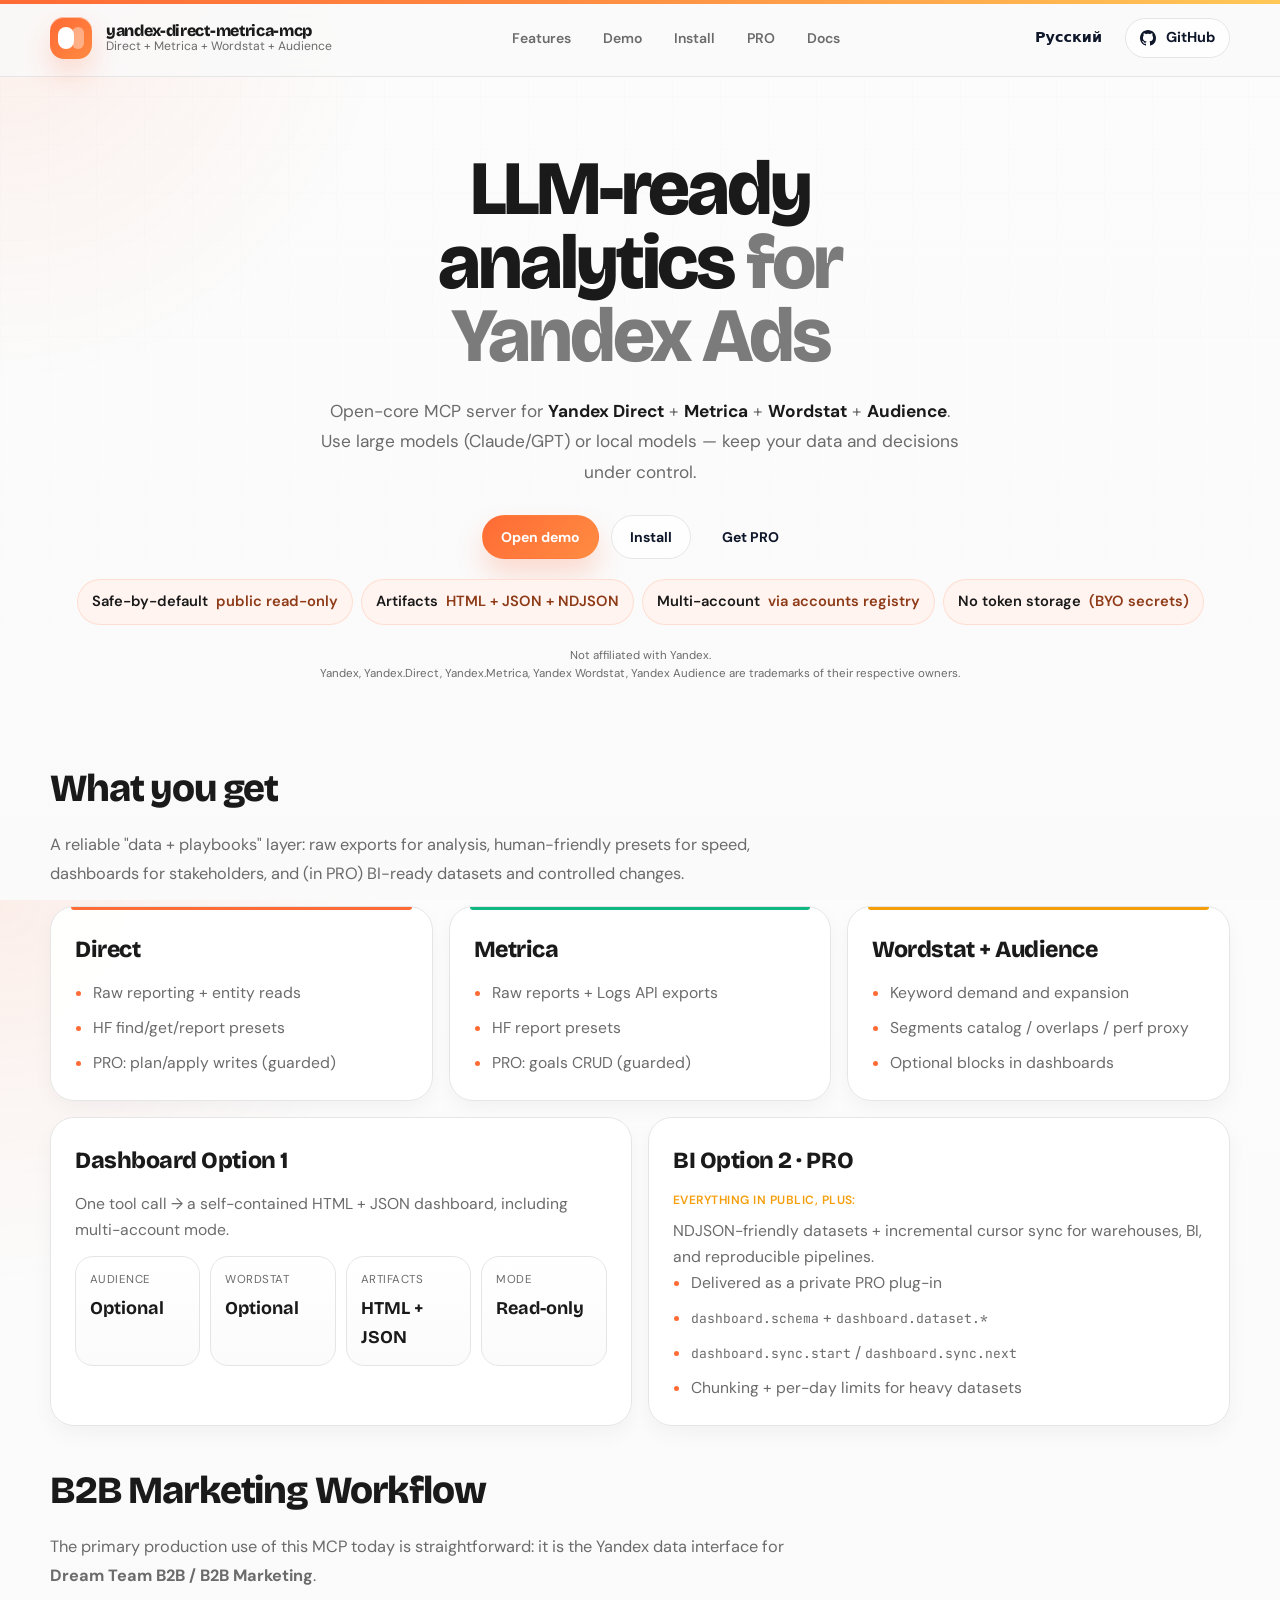
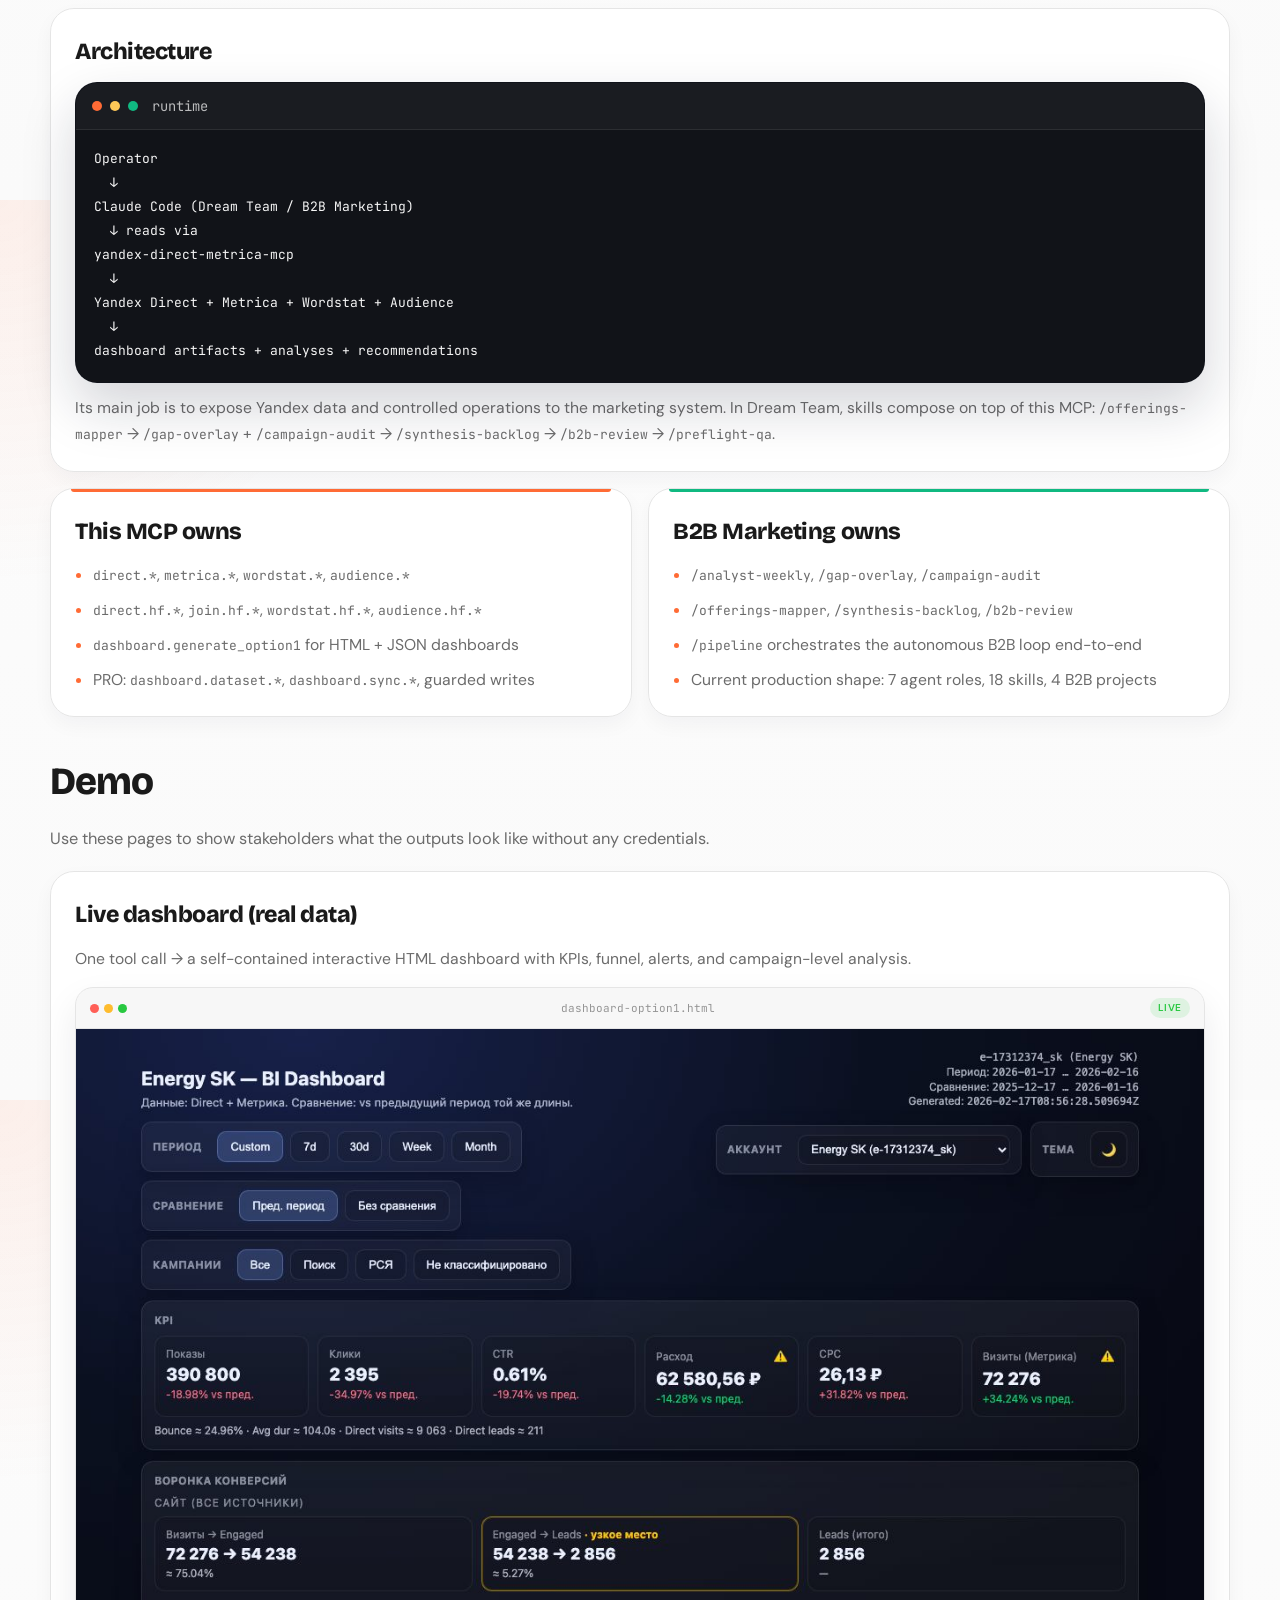
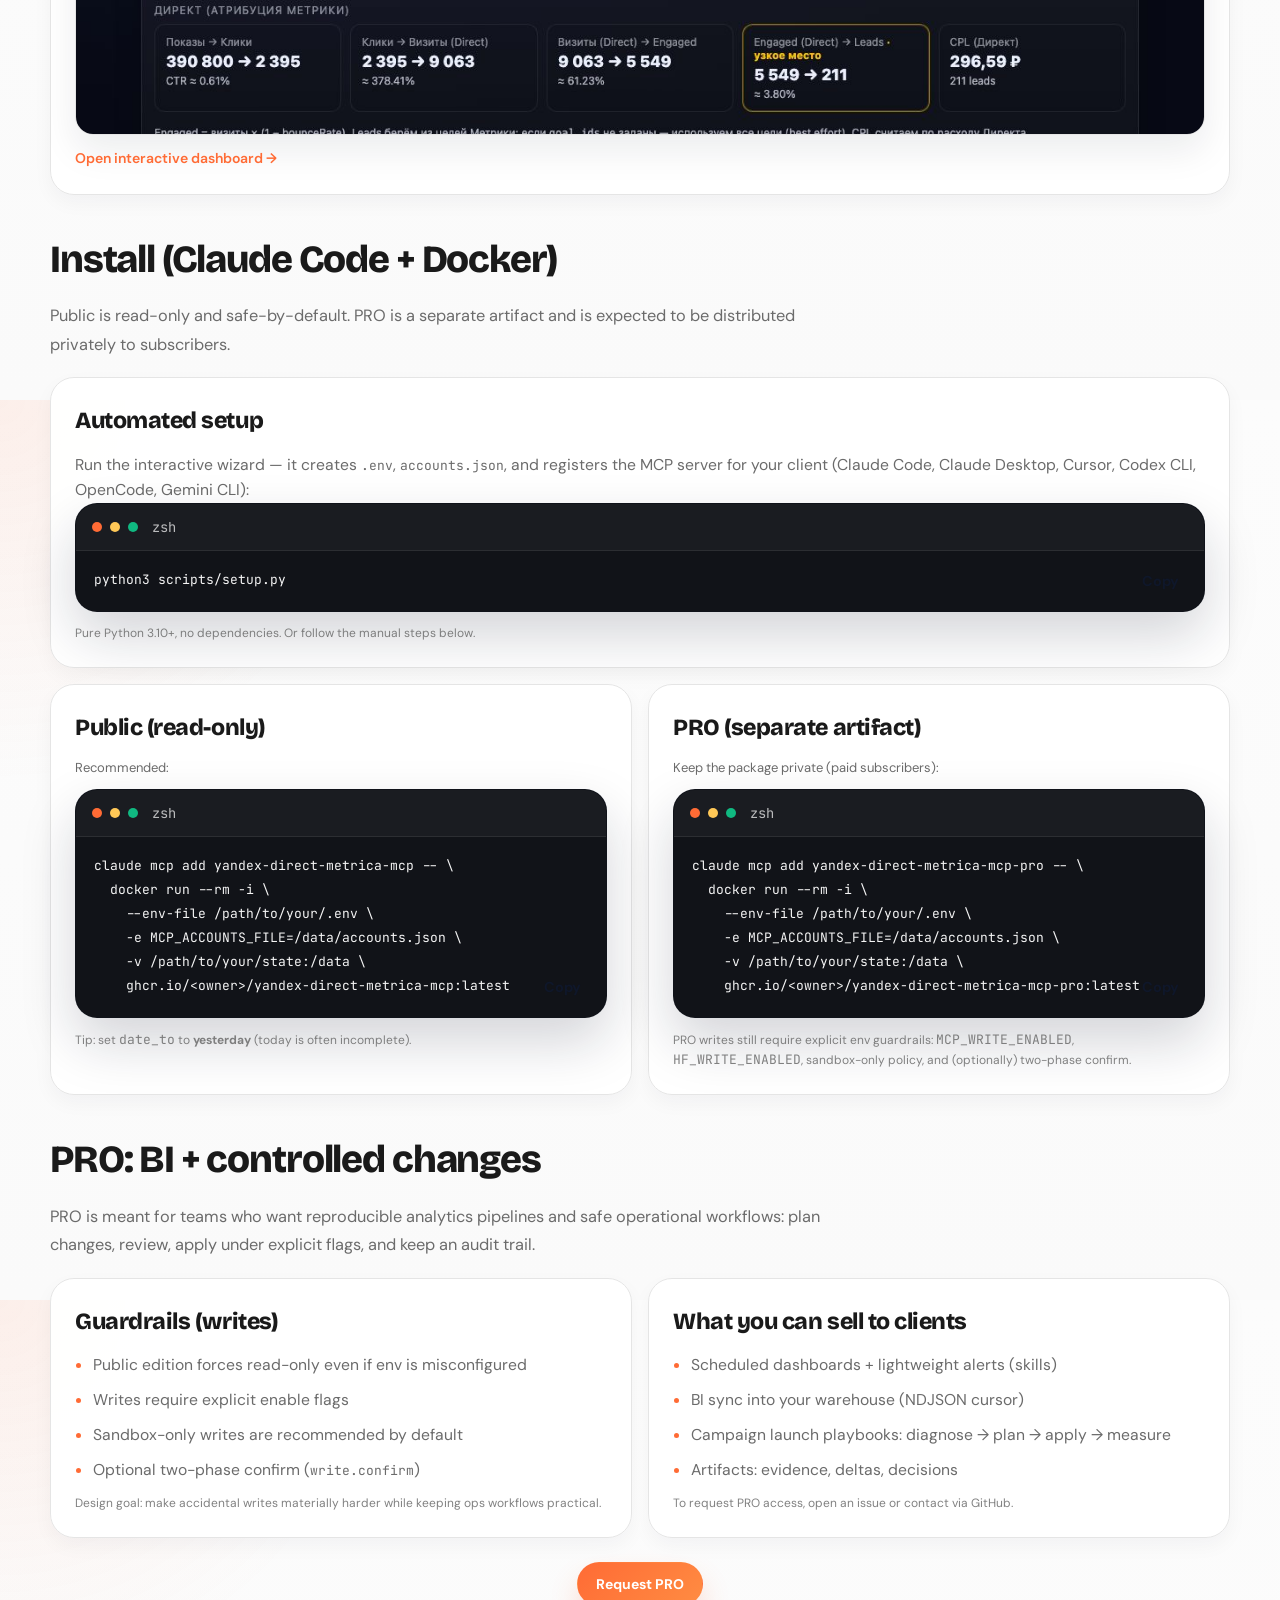
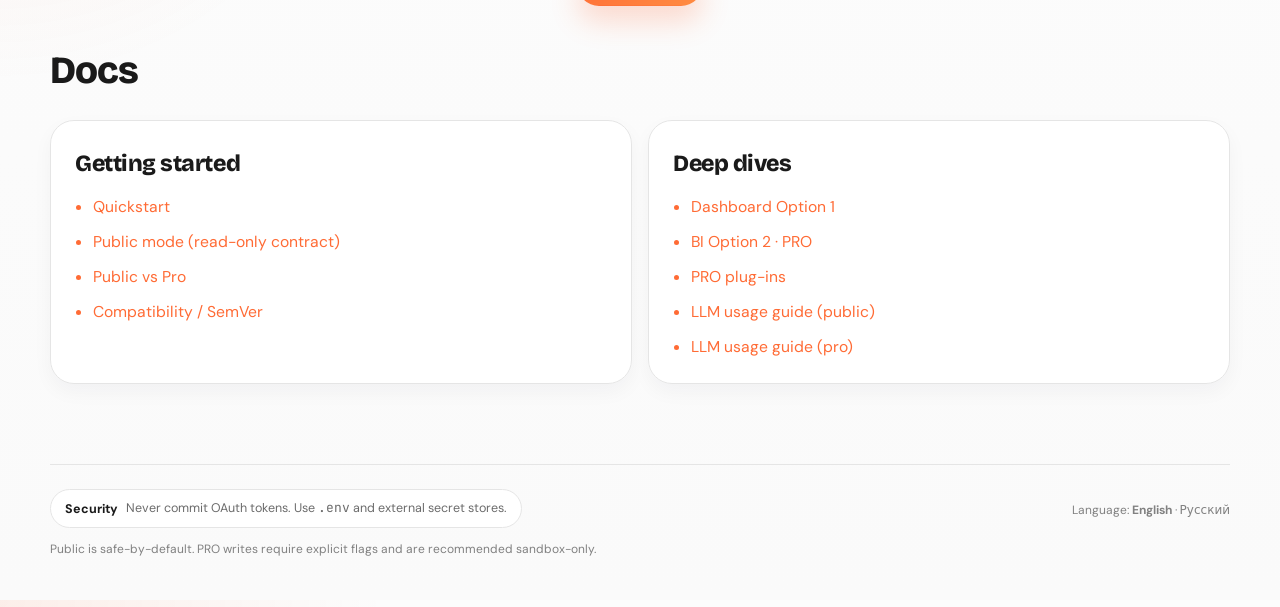
<file: docs/index.html>
<!doctype html>
<html lang="en">
  <head>
    <meta charset="utf-8" />
    <meta name="viewport" content="width=device-width,initial-scale=1" />
    <title>yandex-direct-metrica-mcp — LLM-ready analytics + controlled optimization for Yandex Ads</title>
    <meta
      name="description"
      content="Open-core MCP server for Yandex Direct + Metrica + Wordstat + Audience: raw exports, human-friendly tools, dashboards. Public is safe-by-default read-only; PRO adds BI datasets/sync and guarded plan/apply writes."
    />
    <link rel="canonical" href="https://georgy-agaev.github.io/yandex-direct-metrica-mcp/" />
    <meta property="og:title" content="yandex-direct-metrica-mcp" />
    <meta property="og:description" content="LLM-ready analytics + controlled optimization for Yandex Direct + Metrica." />
    <meta property="og:type" content="website" />
    <meta property="og:url" content="https://georgy-agaev.github.io/yandex-direct-metrica-mcp/" />
    <link rel="preconnect" href="https://fonts.googleapis.com" />
    <link rel="preconnect" href="https://fonts.gstatic.com" crossorigin />
    <link href="https://fonts.googleapis.com/css2?family=Bricolage+Grotesque:opsz,wght@12..96,400;12..96,700;12..96,800&family=DM+Sans:wght@400;500;600;700;800&family=JetBrains+Mono&display=swap" rel="stylesheet" />
    <link rel="icon" href="assets/icon.svg?v=20260205-1" type="image/svg+xml" />
    <link rel="stylesheet" href="style.css" />
  </head>
  <body>
    <div class="accent-bar" aria-hidden="true"></div>

    <nav class="nav">
      <div class="nav-inner">
        <a href="#" class="brand">
          <div class="logo" aria-hidden="true"></div>
          <div class="brand-text">
            <span class="brand-name">yandex-direct-metrica-mcp</span>
            <span class="brand-sub">Direct + Metrica + Wordstat + Audience</span>
          </div>
        </a>
        <div class="nav-links">
          <a href="#features">Features</a>
          <a href="#demo">Demo</a>
          <a href="#install">Install</a>
          <a href="#pro">PRO</a>
          <a href="#docs">Docs</a>
        </div>
        <div class="nav-actions">
          <a class="btn btn-ghost btn-sm" href="ru/">Русский</a>
          <a class="btn btn-outline btn-sm" href="https://github.com/georgy-agaev/yandex-direct-metrica-mcp">
            <svg class="gh-icon" viewBox="0 0 16 16" fill="currentColor"><path d="M8 0C3.58 0 0 3.58 0 8c0 3.54 2.29 6.53 5.47 7.59.4.07.55-.17.55-.38 0-.19-.01-.82-.01-1.49-2.01.37-2.53-.49-2.69-.94-.09-.23-.48-.94-.82-1.13-.28-.15-.68-.52-.01-.53.63-.01 1.08.58 1.23.82.72 1.21 1.87.87 2.33.66.07-.52.28-.87.51-1.07-1.78-.2-3.64-.89-3.64-3.95 0-.87.31-1.59.82-2.15-.08-.2-.36-1.02.08-2.12 0 0 .67-.21 2.2.82.64-.18 1.32-.27 2-.27.68 0 1.36.09 2 .27 1.53-1.04 2.2-.82 2.2-.82.44 1.1.16 1.92.08 2.12.51.56.82 1.27.82 2.15 0 3.07-1.87 3.75-3.65 3.95.29.25.54.73.54 1.48 0 1.07-.01 1.93-.01 2.2 0 .21.15.46.55.38A8.013 8.013 0 0016 8c0-4.42-3.58-8-8-8z"/></svg>
            GitHub
          </a>
          <button class="hamburger" aria-label="Menu" aria-expanded="false">
            <span></span><span></span><span></span>
          </button>
        </div>
      </div>
      <div class="mobile-menu" hidden>
        <a href="#features">Features</a>
        <a href="#demo">Demo</a>
        <a href="#install">Install</a>
        <a href="#pro">PRO</a>
        <a href="#docs">Docs</a>
        <div class="mobile-menu-footer">
          <a class="btn btn-ghost btn-sm" href="ru/">Русский</a>
          <a class="btn btn-outline btn-sm" href="https://github.com/georgy-agaev/yandex-direct-metrica-mcp">GitHub</a>
        </div>
      </div>
    </nav>

    <main class="wrap">
      <header class="hero">
        <h1 class="hero-title">LLM-ready analytics<span class="hero-title-dim"> for Yandex Ads</span></h1>
        <p class="hero-subtitle">
          Open-core MCP server for <b>Yandex Direct</b> + <b>Metrica</b> + <b>Wordstat</b> + <b>Audience</b>.<br>
          Use large models (Claude/GPT) or local models — keep your data and decisions under control.
        </p>
        <div class="hero-actions">
          <a class="btn btn-primary" href="#demo">Open demo</a>
          <a class="btn btn-outline" href="#install">Install</a>
          <a class="btn btn-ghost" href="#pro">Get PRO</a>
        </div>
        <div class="pillrow" aria-label="Product highlights">
          <span class="pill"><b>Safe-by-default</b> public read-only</span>
          <span class="pill"><b>Artifacts</b> HTML + JSON + NDJSON</span>
          <span class="pill"><b>Multi-account</b> via accounts registry</span>
          <span class="pill"><b>No token storage</b> (BYO secrets)</span>
        </div>
        <p class="disclaimer">
          Not affiliated with Yandex.<br>
          Yandex, Yandex.Direct, Yandex.Metrica, Yandex Wordstat, Yandex Audience are trademarks of their respective owners.
        </p>
      </header>

      <section id="features" class="section reveal">
        <div class="section-header">
          <h2>What you get</h2>
          <p class="lead">
            A reliable "data + playbooks" layer: raw exports for analysis, human-friendly presets for speed,
            dashboards for stakeholders, and (in PRO) BI-ready datasets and controlled changes.
          </p>
        </div>
        <div class="grid">
          <div class="card col-4" data-accent="blue">
            <h3>Direct</h3>
            <ul class="list">
              <li>Raw reporting + entity reads</li>
              <li>HF find/get/report presets</li>
              <li>PRO: plan/apply writes (guarded)</li>
            </ul>
          </div>
          <div class="card col-4" data-accent="green">
            <h3>Metrica</h3>
            <ul class="list">
              <li>Raw reports + Logs API exports</li>
              <li>HF report presets</li>
              <li>PRO: goals CRUD (guarded)</li>
            </ul>
          </div>
          <div class="card col-4" data-accent="warm">
            <h3>Wordstat + Audience</h3>
            <ul class="list">
              <li>Keyword demand and expansion</li>
              <li>Segments catalog / overlaps / perf proxy</li>
              <li>Optional blocks in dashboards</li>
            </ul>
          </div>
          <div class="card col-6 soft">
            <h3>Dashboard Option 1</h3>
            <p class="muted">One tool call → a self-contained HTML + JSON dashboard, including multi-account mode.</p>
            <div class="kpi">
              <div class="item"><div class="label">Audience</div><div class="value">Optional</div></div>
              <div class="item"><div class="label">Wordstat</div><div class="value">Optional</div></div>
              <div class="item"><div class="label">Artifacts</div><div class="value">HTML + JSON</div></div>
              <div class="item"><div class="label">Mode</div><div class="value">Read-only</div></div>
            </div>
          </div>
          <div class="card col-6 soft">
            <h3>BI Option 2 · PRO</h3>
            <p class="muted tier-note">Everything in Public, plus:</p>
            <p class="muted">
              NDJSON-friendly datasets + incremental cursor sync for warehouses, BI, and reproducible pipelines.
            </p>
            <ul class="list">
              <li>Delivered as a private PRO plug-in</li>
              <li><code>dashboard.schema</code> + <code>dashboard.dataset.*</code></li>
              <li><code>dashboard.sync.start</code> / <code>dashboard.sync.next</code></li>
              <li>Chunking + per-day limits for heavy datasets</li>
            </ul>
          </div>
        </div>
      </section>

      <section class="section reveal">
        <div class="section-header">
          <h2>B2B Marketing Workflow</h2>
          <p class="lead">
            The primary production use of this MCP today is straightforward:
            it is the Yandex data interface for <b>Dream Team B2B / B2B Marketing</b>.
          </p>
        </div>
        <div class="grid">
          <div class="card col-12 soft">
            <h3>Architecture</h3>
            <div class="terminal">
              <div class="terminal-bar">
                <span class="terminal-dot"></span>
                <span class="terminal-dot"></span>
                <span class="terminal-dot"></span>
                <span class="terminal-label">runtime</span>
              </div>
              <pre><code>Operator
  ↓
Claude Code (Dream Team / B2B Marketing)
  ↓ reads via
yandex-direct-metrica-mcp
  ↓
Yandex Direct + Metrica + Wordstat + Audience
  ↓
dashboard artifacts + analyses + recommendations</code></pre>
            </div>
            <p class="muted" style="margin-top:.75rem">
              Its main job is to expose Yandex data and controlled operations to the marketing system.
              In Dream Team, skills compose on top of this MCP:
              <code>/offerings-mapper</code> → <code>/gap-overlay</code> + <code>/campaign-audit</code>
              → <code>/synthesis-backlog</code> → <code>/b2b-review</code> → <code>/preflight-qa</code>.
            </p>
          </div>

          <div class="card col-6" data-accent="blue">
            <h3>This MCP owns</h3>
            <ul class="list">
              <li><code>direct.*</code>, <code>metrica.*</code>, <code>wordstat.*</code>, <code>audience.*</code></li>
              <li><code>direct.hf.*</code>, <code>join.hf.*</code>, <code>wordstat.hf.*</code>, <code>audience.hf.*</code></li>
              <li><code>dashboard.generate_option1</code> for HTML + JSON dashboards</li>
              <li>PRO: <code>dashboard.dataset.*</code>, <code>dashboard.sync.*</code>, guarded writes</li>
            </ul>
          </div>

          <div class="card col-6" data-accent="green">
            <h3>B2B Marketing owns</h3>
            <ul class="list">
              <li><code>/analyst-weekly</code>, <code>/gap-overlay</code>, <code>/campaign-audit</code></li>
              <li><code>/offerings-mapper</code>, <code>/synthesis-backlog</code>, <code>/b2b-review</code></li>
              <li><code>/pipeline</code> orchestrates the autonomous B2B loop end-to-end</li>
              <li>Current production shape: 7 agent roles, 18 skills, 4 B2B projects</li>
            </ul>
          </div>
        </div>
      </section>

      <section id="demo" class="section reveal">
        <div class="section-header">
          <h2>Demo</h2>
          <p class="lead">Use these pages to show stakeholders what the outputs look like without any credentials.</p>
        </div>
        <div class="grid">
          <div class="card col-12">
            <h3>Live dashboard (real data)</h3>
            <p class="muted">One tool call → a self-contained interactive HTML dashboard with KPIs, funnel, alerts, and campaign-level analysis.</p>
            <a href="dashboard.html" class="dashboard-preview" target="_blank">
              <div class="browser-mockup browser-mockup--live">
                <div class="browser-chrome">
                  <div class="browser-dots"><span></span><span></span><span></span></div>
                  <div class="browser-url">dashboard-option1.html</div>
                  <span class="browser-badge">Live</span>
                </div>
                <div class="browser-body browser-body--img">
                  <img src="dashboard-preview.jpg" alt="BI Dashboard — KPIs, conversion funnel, alerts, campaign table" width="1280" height="800" loading="lazy" />
                </div>
              </div>
              <span class="preview-cta">Open interactive dashboard →</span>
            </a>
          </div>
        </div>
      </section>

      <section id="install" class="section reveal">
        <div class="section-header">
          <h2>Install (Claude Code + Docker)</h2>
          <p class="lead">
            Public is read-only and safe-by-default. PRO is a separate artifact and is expected to be distributed privately to subscribers.
          </p>
        </div>
        <div class="grid">
          <div class="card col-12 soft">
            <h3>Automated setup</h3>
            <p class="muted">
              Run the interactive wizard — it creates <code>.env</code>, <code>accounts.json</code>,
              and registers the MCP server for your client
              (Claude Code, Claude Desktop, Cursor, Codex CLI, OpenCode, Gemini CLI):
            </p>
            <div class="terminal">
              <div class="terminal-bar">
                <span class="terminal-dot"></span>
                <span class="terminal-dot"></span>
                <span class="terminal-dot"></span>
                <span class="terminal-label">zsh</span>
              </div>
              <pre data-copy><code>python3 scripts/setup.py</code></pre>
            </div>
            <p class="fine">Pure Python 3.10+, no dependencies. Or follow the manual steps below.</p>
          </div>
          <div class="card col-6">
            <h3>Public (read-only)</h3>
            <p class="hint">Recommended:</p>
            <div class="terminal">
              <div class="terminal-bar">
                <span class="terminal-dot"></span>
                <span class="terminal-dot"></span>
                <span class="terminal-dot"></span>
                <span class="terminal-label">zsh</span>
              </div>
              <pre data-copy><code>claude mcp add yandex-direct-metrica-mcp -- \
  docker run --rm -i \
    --env-file /path/to/your/.env \
    -e MCP_ACCOUNTS_FILE=/data/accounts.json \
    -v /path/to/your/state:/data \
    ghcr.io/&lt;owner&gt;/yandex-direct-metrica-mcp:latest</code></pre>
            </div>
            <p class="fine">Tip: set <code>date_to</code> to <b>yesterday</b> (today is often incomplete).</p>
          </div>
          <div class="card col-6">
            <h3>PRO (separate artifact)</h3>
            <p class="hint">Keep the package private (paid subscribers):</p>
            <div class="terminal">
              <div class="terminal-bar">
                <span class="terminal-dot"></span>
                <span class="terminal-dot"></span>
                <span class="terminal-dot"></span>
                <span class="terminal-label">zsh</span>
              </div>
              <pre data-copy><code>claude mcp add yandex-direct-metrica-mcp-pro -- \
  docker run --rm -i \
    --env-file /path/to/your/.env \
    -e MCP_ACCOUNTS_FILE=/data/accounts.json \
    -v /path/to/your/state:/data \
    ghcr.io/&lt;owner&gt;/yandex-direct-metrica-mcp-pro:latest</code></pre>
            </div>
            <p class="fine">
              PRO writes still require explicit env guardrails: <code>MCP_WRITE_ENABLED</code>, <code>HF_WRITE_ENABLED</code>, sandbox-only policy, and (optionally) two-phase confirm.
            </p>
          </div>
        </div>
      </section>

      <section id="pro" class="section reveal">
        <div class="section-header">
          <h2>PRO: BI + controlled changes</h2>
          <p class="lead">
            PRO is meant for teams who want reproducible analytics pipelines and safe operational workflows:
            plan changes, review, apply under explicit flags, and keep an audit trail.
          </p>
        </div>
        <div class="grid">
          <div class="card col-6">
            <h3>Guardrails (writes)</h3>
            <ul class="list">
              <li>Public edition forces read-only even if env is misconfigured</li>
              <li>Writes require explicit enable flags</li>
              <li>Sandbox-only writes are recommended by default</li>
              <li>Optional two-phase confirm (<code>write.confirm</code>)</li>
            </ul>
            <p class="fine">Design goal: make accidental writes materially harder while keeping ops workflows practical.</p>
          </div>
          <div class="card col-6">
            <h3>What you can sell to clients</h3>
            <ul class="list">
              <li>Scheduled dashboards + lightweight alerts (skills)</li>
              <li>BI sync into your warehouse (NDJSON cursor)</li>
              <li>Campaign launch playbooks: diagnose → plan → apply → measure</li>
              <li>Artifacts: evidence, deltas, decisions</li>
            </ul>
            <p class="fine">To request PRO access, open an issue or contact via GitHub.</p>
          </div>
        </div>
        <div class="section-actions">
          <a class="btn btn-primary" href="https://github.com/georgy-agaev/yandex-direct-metrica-mcp/issues/new">Request PRO</a>
        </div>
      </section>

      <section id="docs" class="section reveal">
        <div class="section-header">
          <h2>Docs</h2>
        </div>
        <div class="grid">
          <div class="card col-6">
            <h3>Getting started</h3>
            <ul class="list">
              <li><a href="quickstart.md">Quickstart</a></li>
              <li><a href="public-mode.md">Public mode (read-only contract)</a></li>
              <li><a href="public-vs-pro.md">Public vs Pro</a></li>
              <li><a href="compatibility-semver.md">Compatibility / SemVer</a></li>
            </ul>
          </div>
          <div class="card col-6">
            <h3>Deep dives</h3>
            <ul class="list">
              <li><a href="dashboard-option1.md">Dashboard Option 1</a></li>
              <li><a href="bi-option2-proposal-2026-02-03.md">BI Option 2 · PRO</a></li>
              <li><a href="pro-plugin.md">PRO plug-ins</a></li>
              <li><a href="llm-usage-guide-2026-02-03.md">LLM usage guide (public)</a></li>
              <li><a href="llm-usage-guide-pro-2026-02-03.md">LLM usage guide (pro)</a></li>
            </ul>
          </div>
        </div>
      </section>

      <footer class="footer">
        <div class="grid">
          <div class="col-8">
            <div class="tag"><b>Security</b><span>Never commit OAuth tokens. Use <code>.env</code> and external secret stores.</span></div>
            <p class="fine">Public is safe-by-default. PRO writes require explicit flags and are recommended sandbox-only.</p>
          </div>
          <div class="col-4" style="text-align:right">
            <p class="fine">Language: <b>English</b> · <a href="ru/">Русский</a></p>
          </div>
        </div>
      </footer>
    </main>

    <script src="site.js" defer></script>
  </body>
</html>
</file>
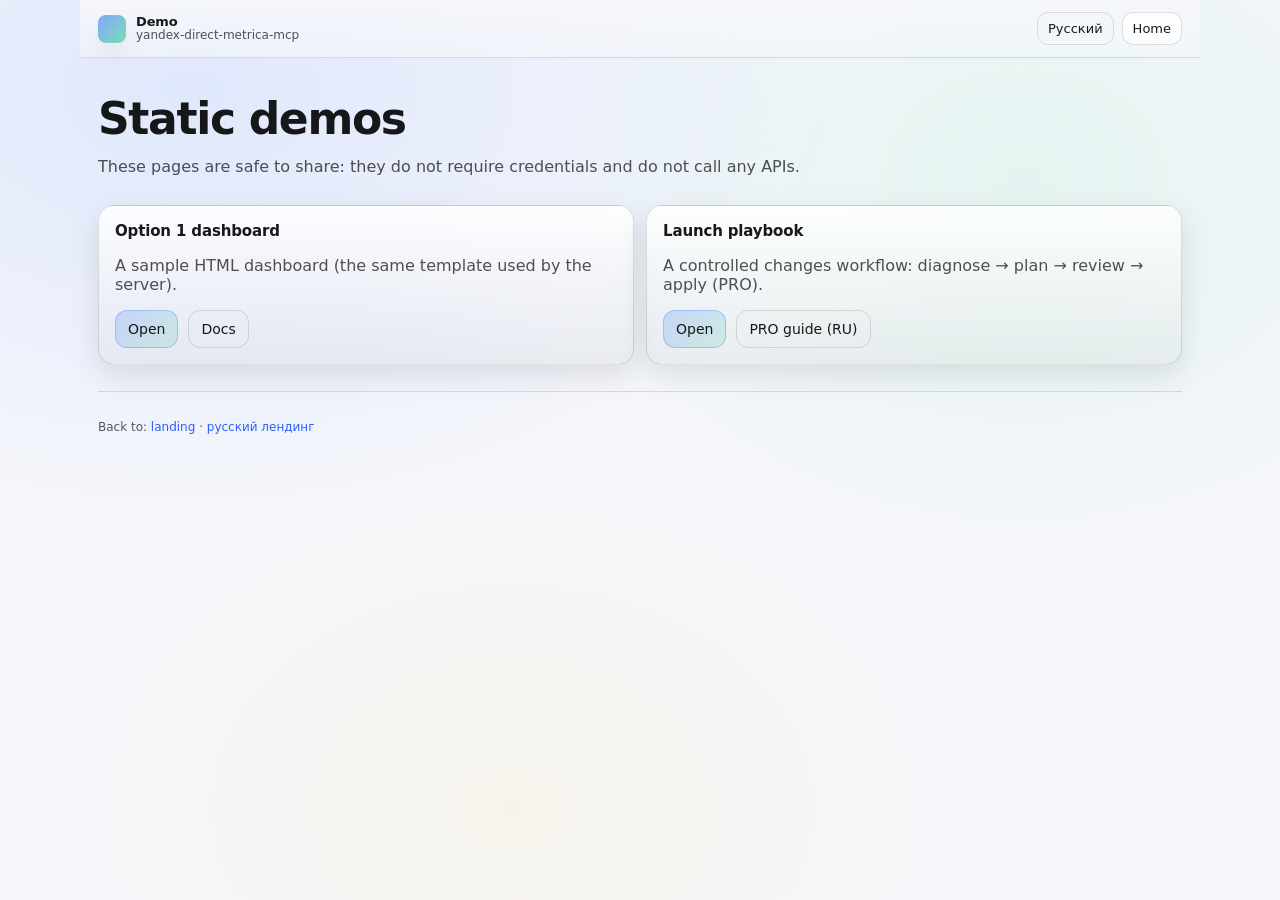
<file: docs/demo/index.html>
<!doctype html>
<html lang="en">
  <head>
    <meta charset="utf-8" />
    <meta name="viewport" content="width=device-width,initial-scale=1" />
    <title>Demos — yandex-direct-metrica-mcp</title>
    <meta name="description" content="Static demos for yandex-direct-metrica-mcp outputs: Option 1 dashboard and launch playbook." />
    <link rel="icon" href="../assets/icon.svg?v=20260205-1" type="image/svg+xml" />
    <link rel="stylesheet" href="../assets/style.css?v=20260205-1" />
  </head>
  <body>
    <main class="wrap">
      <div class="nav">
        <div class="nav-inner">
          <div class="brand">
            <div class="logo" aria-hidden="true"></div>
            <div class="brand-title">
              <b>Demo</b>
              <span>yandex-direct-metrica-mcp</span>
            </div>
          </div>
          <div class="nav-cta">
            <a class="btn small ghost" href="../ru/#demo">Русский</a>
            <a class="btn small" href="../index.html">Home</a>
          </div>
        </div>
      </div>

      <header class="hero">
        <h1>Static demos</h1>
        <p class="subtitle">These pages are safe to share: they do not require credentials and do not call any APIs.</p>
      </header>

      <section class="section">
        <div class="grid">
          <div class="card col-6">
            <h3>Option 1 dashboard</h3>
            <p class="muted">A sample HTML dashboard (the same template used by the server).</p>
            <div class="hero-actions">
              <a class="btn primary" href="dashboard-option1.html">Open</a>
              <a class="btn ghost" href="../dashboard-option1.md">Docs</a>
            </div>
          </div>
          <div class="card col-6">
            <h3>Launch playbook</h3>
            <p class="muted">A controlled changes workflow: diagnose → plan → review → apply (PRO).</p>
            <div class="hero-actions">
              <a class="btn primary" href="launch-playbook.html">Open</a>
              <a class="btn ghost" href="../ru/llm-usage-guide-pro-2026-02-03.md">PRO guide (RU)</a>
            </div>
          </div>
        </div>
      </section>

      <footer class="footer">
        <p class="fine">Back to: <a href="../index.html">landing</a> · <a href="../ru/">русский лендинг</a></p>
      </footer>
    </main>
    <script src="../assets/site.js?v=20260205-1" defer></script>
  </body>
</html>
</file>
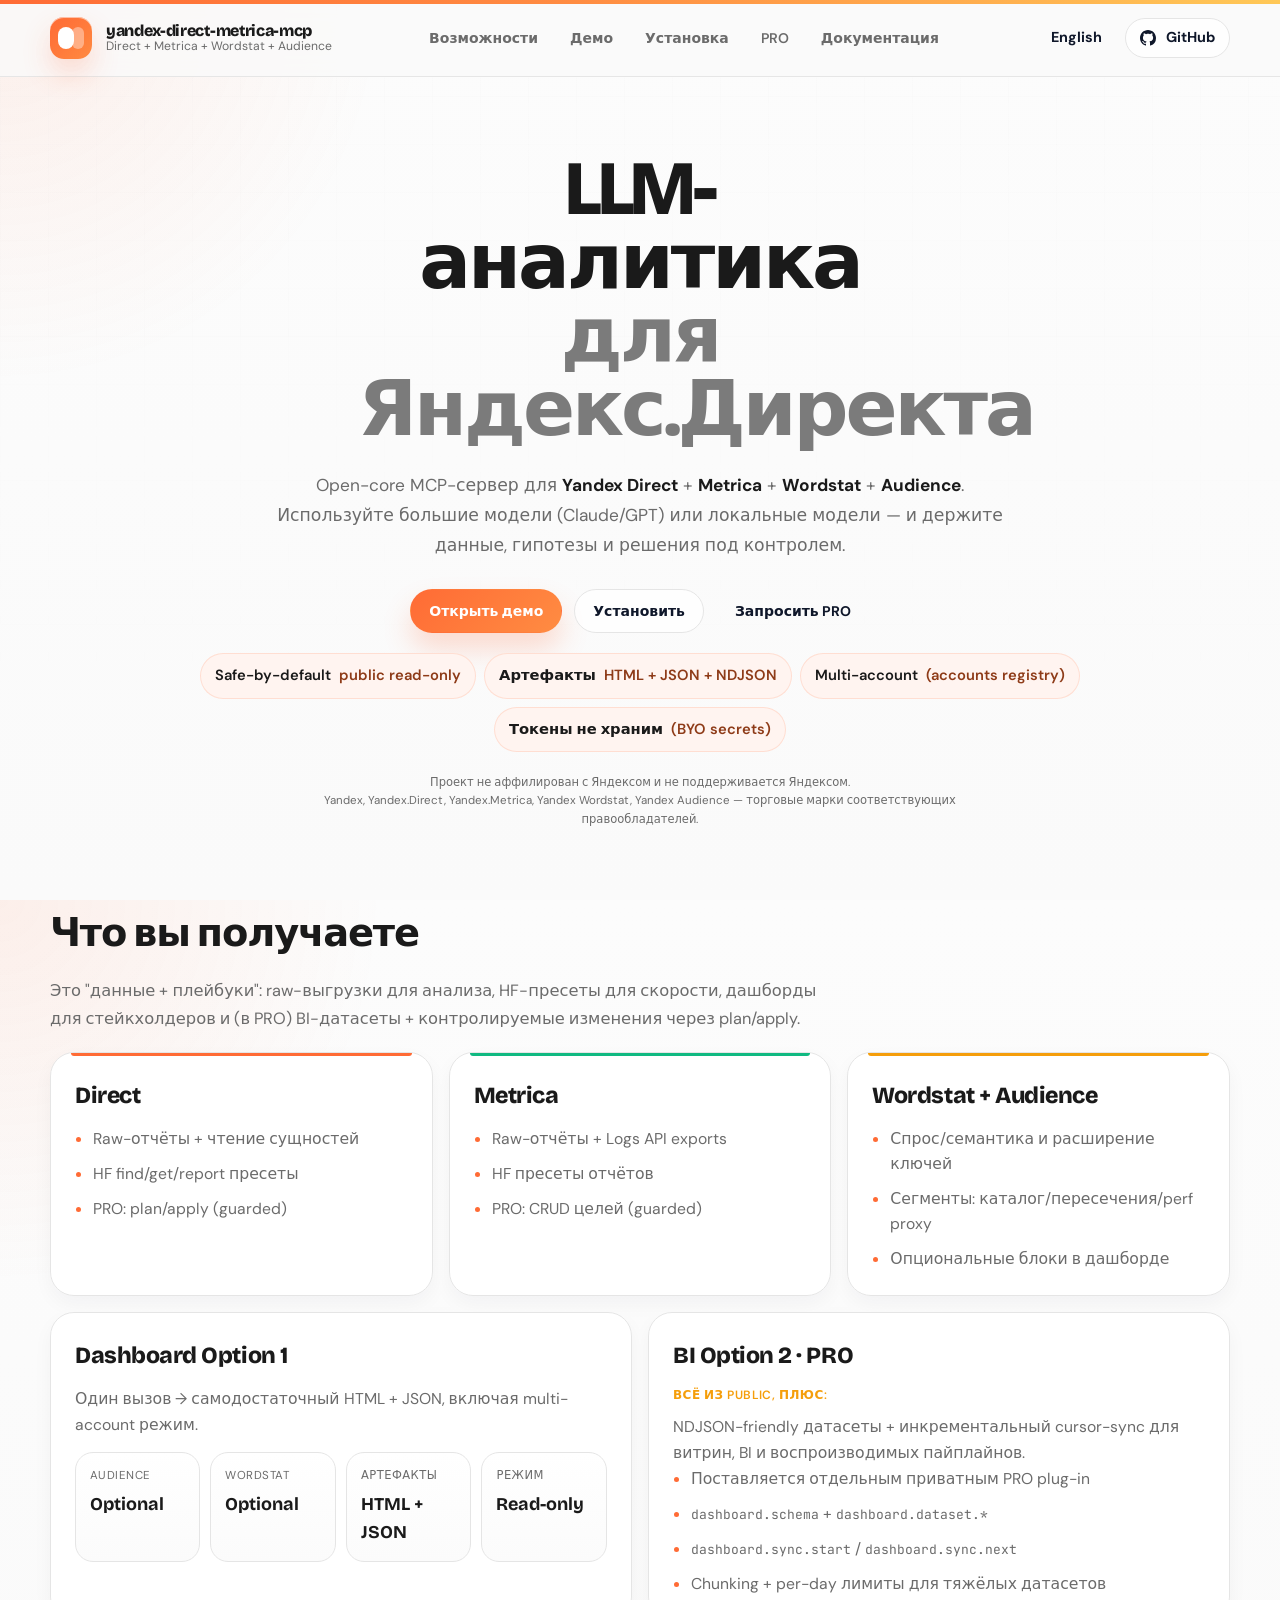
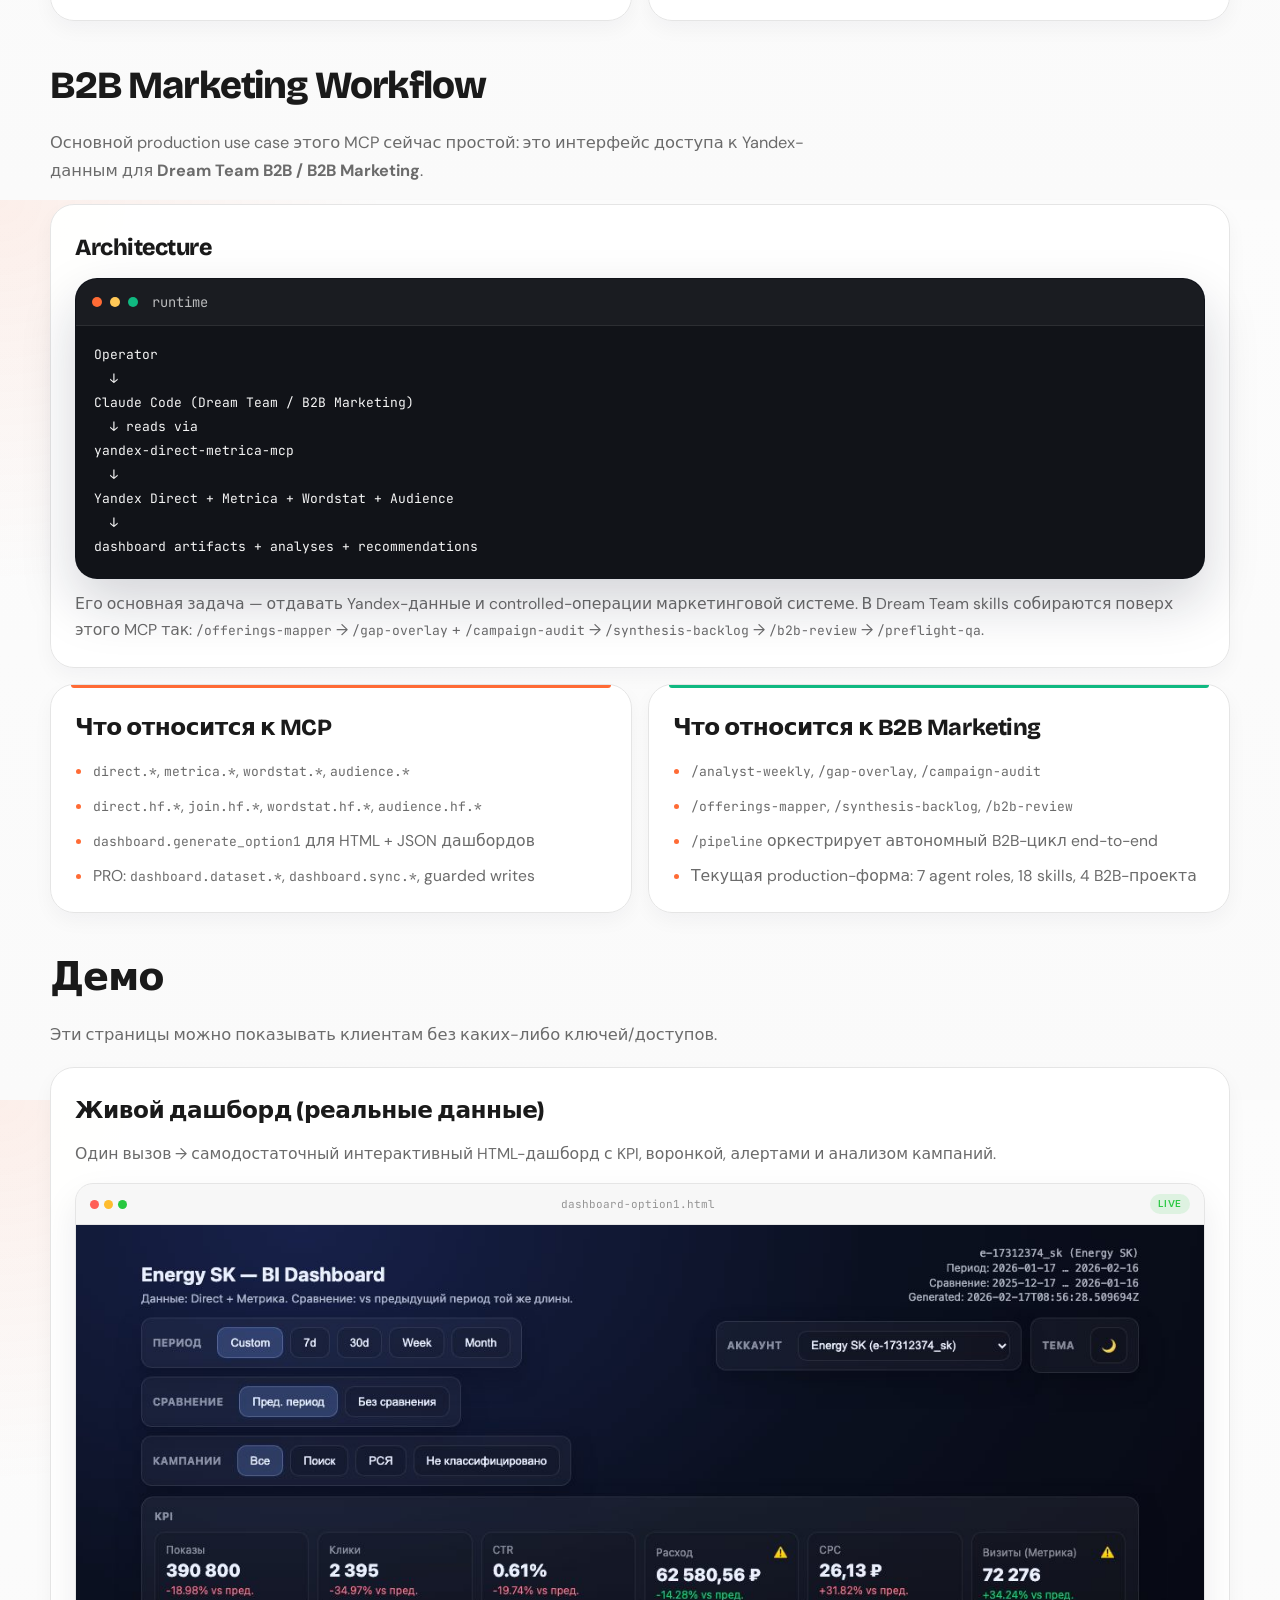
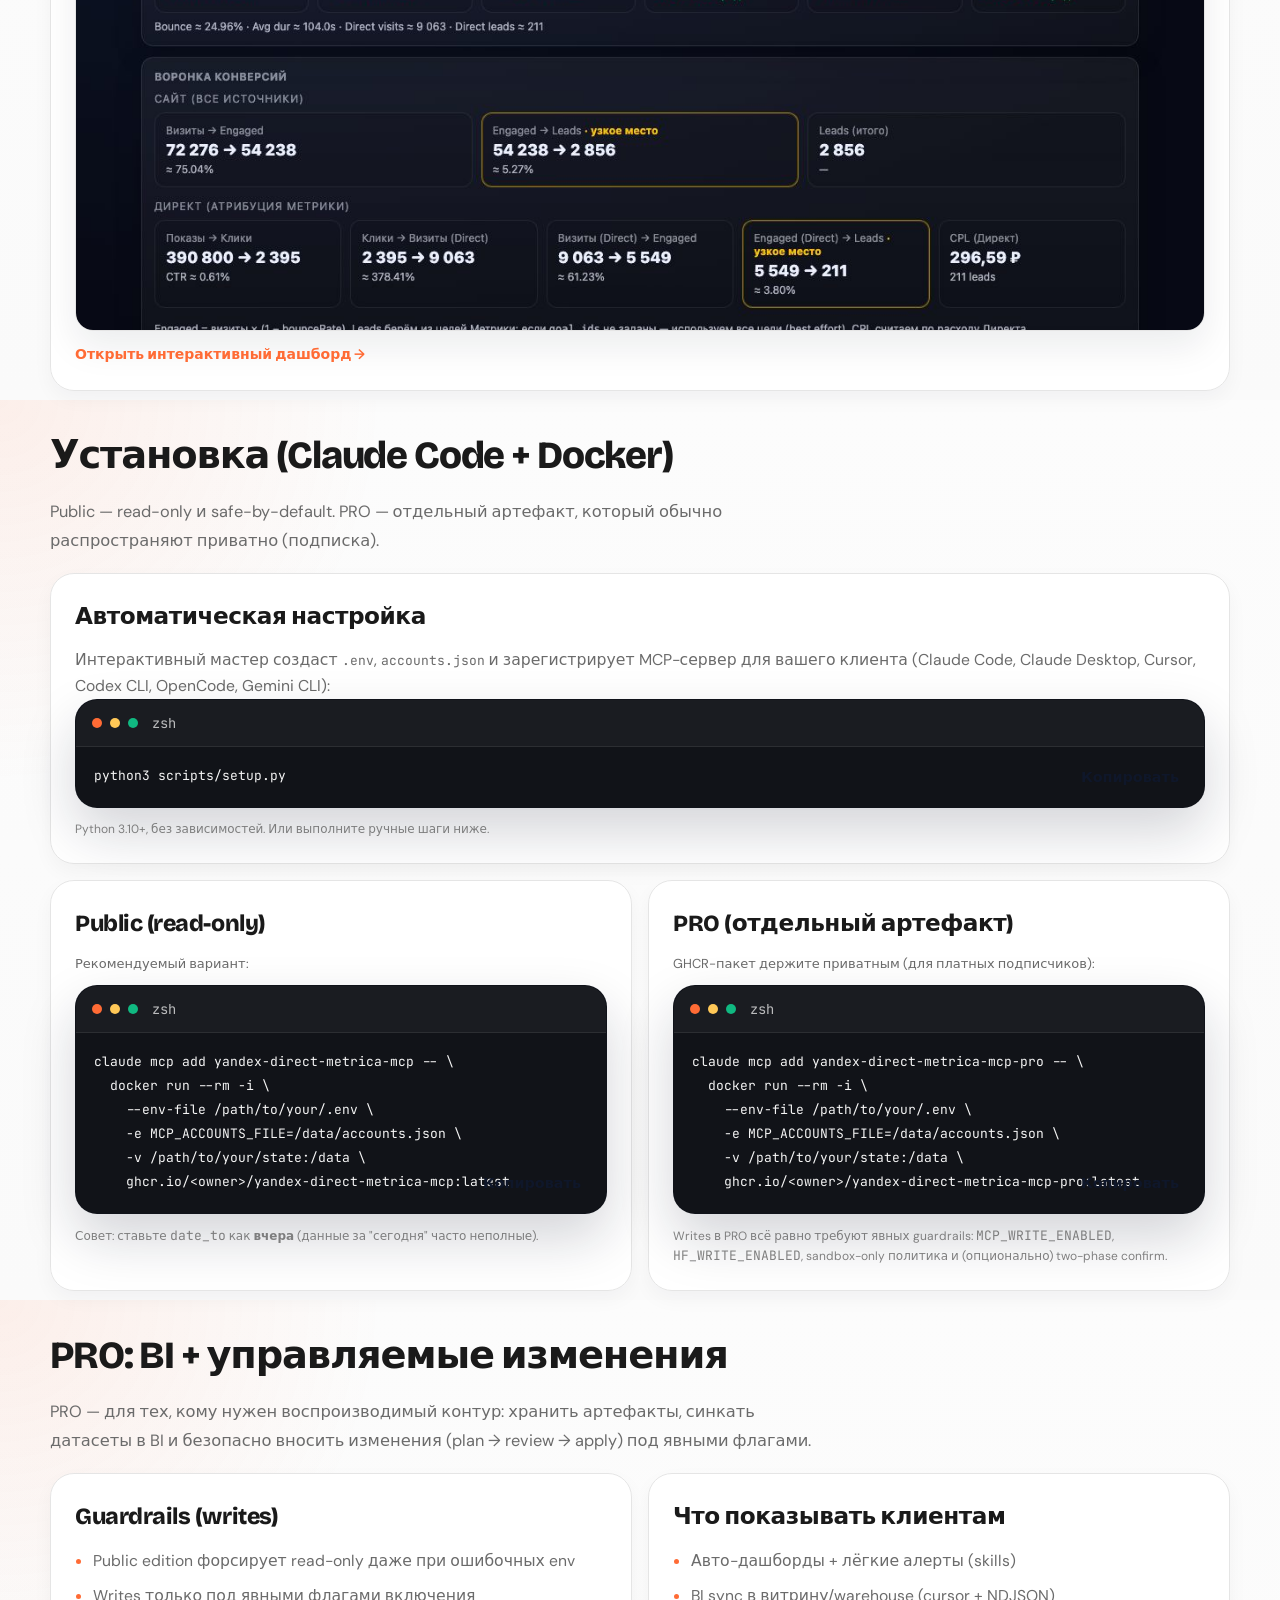
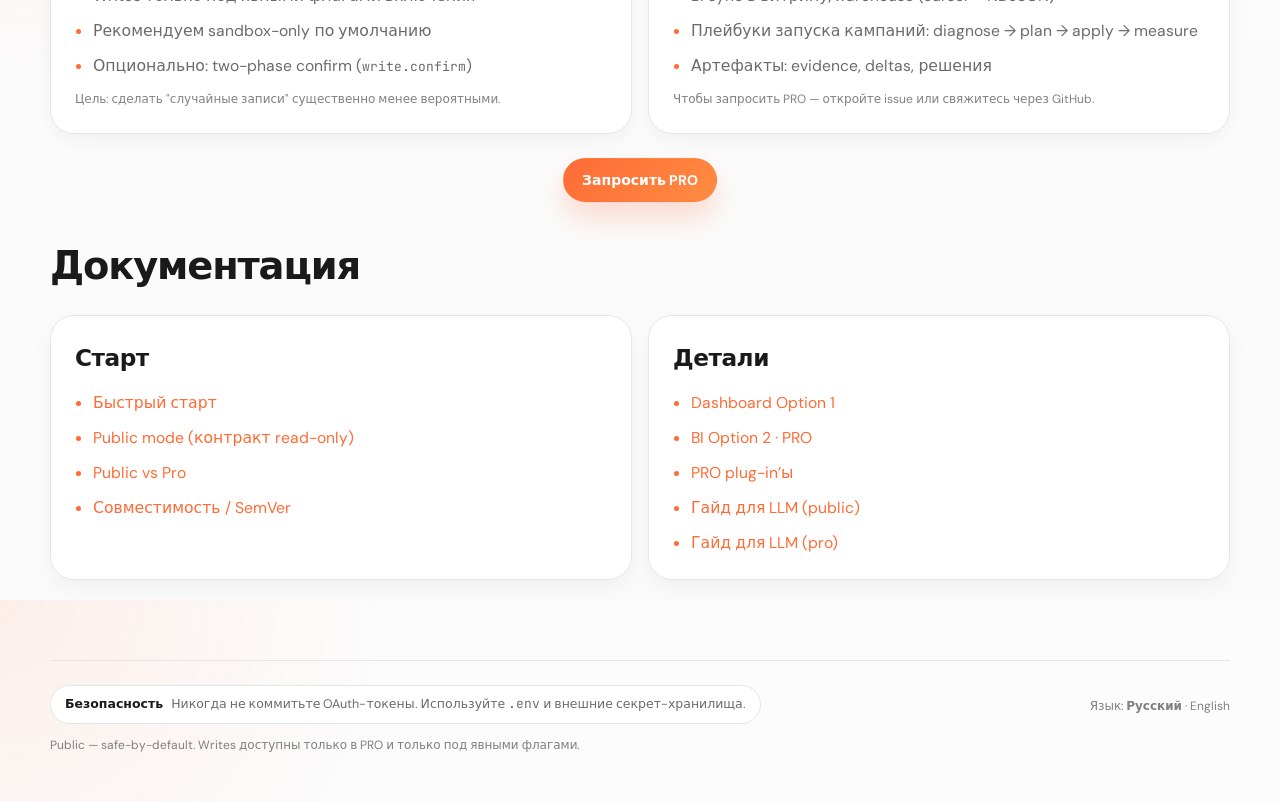
<file: docs/ru/index.html>
<!doctype html>
<html lang="ru">
  <head>
    <meta charset="utf-8" />
    <meta name="viewport" content="width=device-width,initial-scale=1" />
    <title>yandex-direct-metrica-mcp — LLM-аналитика и контролируемая оптимизация для Яндекс.Директа</title>
    <meta
      name="description"
      content="Open-core MCP-сервер для Yandex Direct + Metrica + Wordstat + Audience: raw-выгрузки, HF-инструменты, дашборды. Public — safe-by-default read-only. PRO — BI-датасеты/sync и управляемые изменения plan/apply."
    />
    <link rel="canonical" href="https://georgy-agaev.github.io/yandex-direct-metrica-mcp/ru/" />
    <meta property="og:title" content="yandex-direct-metrica-mcp" />
    <meta property="og:description" content="LLM-аналитика + plan/apply контур для Direct + Metrica." />
    <meta property="og:type" content="website" />
    <meta property="og:url" content="https://georgy-agaev.github.io/yandex-direct-metrica-mcp/ru/" />
    <link rel="preconnect" href="https://fonts.googleapis.com" />
    <link rel="preconnect" href="https://fonts.gstatic.com" crossorigin />
    <link href="https://fonts.googleapis.com/css2?family=Bricolage+Grotesque:opsz,wght@12..96,400;12..96,700;12..96,800&family=DM+Sans:wght@400;500;600;700;800&family=JetBrains+Mono&display=swap" rel="stylesheet" />
    <link rel="icon" href="../assets/icon.svg?v=20260205-1" type="image/svg+xml" />
    <link rel="stylesheet" href="../style.css" />
  </head>
  <body>
    <div class="accent-bar" aria-hidden="true"></div>

    <nav class="nav">
      <div class="nav-inner">
        <a href="#" class="brand">
          <div class="logo" aria-hidden="true"></div>
          <div class="brand-text">
            <span class="brand-name">yandex-direct-metrica-mcp</span>
            <span class="brand-sub">Direct + Metrica + Wordstat + Audience</span>
          </div>
        </a>
        <div class="nav-links">
          <a href="#features">Возможности</a>
          <a href="#demo">Демо</a>
          <a href="#install">Установка</a>
          <a href="#pro">PRO</a>
          <a href="#docs">Документация</a>
        </div>
        <div class="nav-actions">
          <a class="btn btn-ghost btn-sm" href="../">English</a>
          <a class="btn btn-outline btn-sm" href="https://github.com/georgy-agaev/yandex-direct-metrica-mcp">
            <svg class="gh-icon" viewBox="0 0 16 16" fill="currentColor"><path d="M8 0C3.58 0 0 3.58 0 8c0 3.54 2.29 6.53 5.47 7.59.4.07.55-.17.55-.38 0-.19-.01-.82-.01-1.49-2.01.37-2.53-.49-2.69-.94-.09-.23-.48-.94-.82-1.13-.28-.15-.68-.52-.01-.53.63-.01 1.08.58 1.23.82.72 1.21 1.87.87 2.33.66.07-.52.28-.87.51-1.07-1.78-.2-3.64-.89-3.64-3.95 0-.87.31-1.59.82-2.15-.08-.2-.36-1.02.08-2.12 0 0 .67-.21 2.2.82.64-.18 1.32-.27 2-.27.68 0 1.36.09 2 .27 1.53-1.04 2.2-.82 2.2-.82.44 1.1.16 1.92.08 2.12.51.56.82 1.27.82 2.15 0 3.07-1.87 3.75-3.65 3.95.29.25.54.73.54 1.48 0 1.07-.01 1.93-.01 2.2 0 .21.15.46.55.38A8.013 8.013 0 0016 8c0-4.42-3.58-8-8-8z"/></svg>
            GitHub
          </a>
          <button class="hamburger" aria-label="Menu" aria-expanded="false">
            <span></span><span></span><span></span>
          </button>
        </div>
      </div>
      <div class="mobile-menu" hidden>
        <a href="#features">Возможности</a>
        <a href="#demo">Демо</a>
        <a href="#install">Установка</a>
        <a href="#pro">PRO</a>
        <a href="#docs">Документация</a>
        <div class="mobile-menu-footer">
          <a class="btn btn-ghost btn-sm" href="../">English</a>
          <a class="btn btn-outline btn-sm" href="https://github.com/georgy-agaev/yandex-direct-metrica-mcp">GitHub</a>
        </div>
      </div>
    </nav>

    <main class="wrap">
      <header class="hero">
        <h1 class="hero-title">LLM-аналитика<span class="hero-title-dim"> для Яндекс.Директа</span></h1>
        <p class="hero-subtitle">
          Open-core MCP-сервер для <b>Yandex Direct</b> + <b>Metrica</b> + <b>Wordstat</b> + <b>Audience</b>.<br>
          Используйте большие модели (Claude/GPT) или локальные модели — и держите данные, гипотезы и решения под контролем.
        </p>
        <div class="hero-actions">
          <a class="btn btn-primary" href="#demo">Открыть демо</a>
          <a class="btn btn-outline" href="#install">Установить</a>
          <a class="btn btn-ghost" href="#pro">Запросить PRO</a>
        </div>
        <div class="pillrow" aria-label="Ключевые свойства">
          <span class="pill"><b>Safe-by-default</b> public read-only</span>
          <span class="pill"><b>Артефакты</b> HTML + JSON + NDJSON</span>
          <span class="pill"><b>Multi-account</b> (accounts registry)</span>
          <span class="pill"><b>Токены не храним</b> (BYO secrets)</span>
        </div>
        <p class="disclaimer">
          Проект не аффилирован с Яндексом и не поддерживается Яндексом.<br>
          Yandex, Yandex.Direct, Yandex.Metrica, Yandex Wordstat, Yandex Audience — торговые марки соответствующих правообладателей.
        </p>
      </header>

      <section id="features" class="section reveal">
        <div class="section-header">
          <h2>Что вы получаете</h2>
          <p class="lead">
            Это "данные + плейбуки": raw-выгрузки для анализа, HF-пресеты для скорости, дашборды для стейкхолдеров и (в PRO)
            BI-датасеты + контролируемые изменения через plan/apply.
          </p>
        </div>
        <div class="grid">
          <div class="card col-4" data-accent="blue">
            <h3>Direct</h3>
            <ul class="list">
              <li>Raw-отчёты + чтение сущностей</li>
              <li>HF find/get/report пресеты</li>
              <li>PRO: plan/apply (guarded)</li>
            </ul>
          </div>
          <div class="card col-4" data-accent="green">
            <h3>Metrica</h3>
            <ul class="list">
              <li>Raw-отчёты + Logs API exports</li>
              <li>HF пресеты отчётов</li>
              <li>PRO: CRUD целей (guarded)</li>
            </ul>
          </div>
          <div class="card col-4" data-accent="warm">
            <h3>Wordstat + Audience</h3>
            <ul class="list">
              <li>Спрос/семантика и расширение ключей</li>
              <li>Сегменты: каталог/пересечения/perf proxy</li>
              <li>Опциональные блоки в дашборде</li>
            </ul>
          </div>
          <div class="card col-6 soft">
            <h3>Dashboard Option 1</h3>
            <p class="muted">Один вызов → самодостаточный HTML + JSON, включая multi-account режим.</p>
            <div class="kpi">
              <div class="item"><div class="label">Audience</div><div class="value">Optional</div></div>
              <div class="item"><div class="label">Wordstat</div><div class="value">Optional</div></div>
              <div class="item"><div class="label">Артефакты</div><div class="value">HTML + JSON</div></div>
              <div class="item"><div class="label">Режим</div><div class="value">Read-only</div></div>
            </div>
          </div>
          <div class="card col-6 soft">
            <h3>BI Option 2 · PRO</h3>
            <p class="muted tier-note">Всё из Public, плюс:</p>
            <p class="muted">
              NDJSON-friendly датасеты + инкрементальный cursor-sync для витрин, BI и воспроизводимых пайплайнов.
            </p>
            <ul class="list">
              <li>Поставляется отдельным приватным PRO plug-in</li>
              <li><code>dashboard.schema</code> + <code>dashboard.dataset.*</code></li>
              <li><code>dashboard.sync.start</code> / <code>dashboard.sync.next</code></li>
              <li>Chunking + per-day лимиты для тяжёлых датасетов</li>
            </ul>
          </div>
        </div>
      </section>

      <section class="section reveal">
        <div class="section-header">
          <h2>B2B Marketing Workflow</h2>
          <p class="lead">
            Основной production use case этого MCP сейчас простой:
            это интерфейс доступа к Yandex-данным для <b>Dream Team B2B / B2B Marketing</b>.
          </p>
        </div>
        <div class="grid">
          <div class="card col-12 soft">
            <h3>Architecture</h3>
            <div class="terminal">
              <div class="terminal-bar">
                <span class="terminal-dot"></span>
                <span class="terminal-dot"></span>
                <span class="terminal-dot"></span>
                <span class="terminal-label">runtime</span>
              </div>
              <pre><code>Operator
  ↓
Claude Code (Dream Team / B2B Marketing)
  ↓ reads via
yandex-direct-metrica-mcp
  ↓
Yandex Direct + Metrica + Wordstat + Audience
  ↓
dashboard artifacts + analyses + recommendations</code></pre>
            </div>
            <p class="muted" style="margin-top:.75rem">
              Его основная задача — отдавать Yandex-данные и controlled-операции маркетинговой системе.
              В Dream Team skills собираются поверх этого MCP так:
              <code>/offerings-mapper</code> → <code>/gap-overlay</code> + <code>/campaign-audit</code>
              → <code>/synthesis-backlog</code> → <code>/b2b-review</code> → <code>/preflight-qa</code>.
            </p>
          </div>

          <div class="card col-6" data-accent="blue">
            <h3>Что относится к MCP</h3>
            <ul class="list">
              <li><code>direct.*</code>, <code>metrica.*</code>, <code>wordstat.*</code>, <code>audience.*</code></li>
              <li><code>direct.hf.*</code>, <code>join.hf.*</code>, <code>wordstat.hf.*</code>, <code>audience.hf.*</code></li>
              <li><code>dashboard.generate_option1</code> для HTML + JSON дашбордов</li>
              <li>PRO: <code>dashboard.dataset.*</code>, <code>dashboard.sync.*</code>, guarded writes</li>
            </ul>
          </div>

          <div class="card col-6" data-accent="green">
            <h3>Что относится к B2B Marketing</h3>
            <ul class="list">
              <li><code>/analyst-weekly</code>, <code>/gap-overlay</code>, <code>/campaign-audit</code></li>
              <li><code>/offerings-mapper</code>, <code>/synthesis-backlog</code>, <code>/b2b-review</code></li>
              <li><code>/pipeline</code> оркестрирует автономный B2B-цикл end-to-end</li>
              <li>Текущая production-форма: 7 agent roles, 18 skills, 4 B2B-проекта</li>
            </ul>
          </div>
        </div>
      </section>

      <section id="demo" class="section reveal">
        <div class="section-header">
          <h2>Демо</h2>
          <p class="lead">Эти страницы можно показывать клиентам без каких-либо ключей/доступов.</p>
        </div>
        <div class="grid">
          <div class="card col-12">
            <h3>Живой дашборд (реальные данные)</h3>
            <p class="muted">Один вызов → самодостаточный интерактивный HTML-дашборд с KPI, воронкой, алертами и анализом кампаний.</p>
            <a href="../dashboard.html" class="dashboard-preview" target="_blank">
              <div class="browser-mockup browser-mockup--live">
                <div class="browser-chrome">
                  <div class="browser-dots"><span></span><span></span><span></span></div>
                  <div class="browser-url">dashboard-option1.html</div>
                  <span class="browser-badge">Live</span>
                </div>
                <div class="browser-body browser-body--img">
                  <img src="../dashboard-preview.jpg" alt="BI Dashboard — KPI, воронка конверсий, алерты, таблица кампаний" width="1280" height="800" loading="lazy" />
                </div>
              </div>
              <span class="preview-cta">Открыть интерактивный дашборд →</span>
            </a>
          </div>
        </div>
      </section>

      <section id="install" class="section reveal">
        <div class="section-header">
          <h2>Установка (Claude Code + Docker)</h2>
          <p class="lead">
            Public — read-only и safe-by-default. PRO — отдельный артефакт, который обычно распространяют приватно (подписка).
          </p>
        </div>
        <div class="grid">
          <div class="card col-12 soft">
            <h3>Автоматическая настройка</h3>
            <p class="muted">
              Интерактивный мастер создаст <code>.env</code>, <code>accounts.json</code>
              и зарегистрирует MCP-сервер для вашего клиента
              (Claude Code, Claude Desktop, Cursor, Codex CLI, OpenCode, Gemini CLI):
            </p>
            <div class="terminal">
              <div class="terminal-bar">
                <span class="terminal-dot"></span>
                <span class="terminal-dot"></span>
                <span class="terminal-dot"></span>
                <span class="terminal-label">zsh</span>
              </div>
              <pre data-copy><code>python3 scripts/setup.py</code></pre>
            </div>
            <p class="fine">Python 3.10+, без зависимостей. Или выполните ручные шаги ниже.</p>
          </div>
          <div class="card col-6">
            <h3>Public (read-only)</h3>
            <p class="hint">Рекомендуемый вариант:</p>
            <div class="terminal">
              <div class="terminal-bar">
                <span class="terminal-dot"></span>
                <span class="terminal-dot"></span>
                <span class="terminal-dot"></span>
                <span class="terminal-label">zsh</span>
              </div>
              <pre data-copy><code>claude mcp add yandex-direct-metrica-mcp -- \
  docker run --rm -i \
    --env-file /path/to/your/.env \
    -e MCP_ACCOUNTS_FILE=/data/accounts.json \
    -v /path/to/your/state:/data \
    ghcr.io/&lt;owner&gt;/yandex-direct-metrica-mcp:latest</code></pre>
            </div>
            <p class="fine">Совет: ставьте <code>date_to</code> как <b>вчера</b> (данные за "сегодня" часто неполные).</p>
          </div>
          <div class="card col-6">
            <h3>PRO (отдельный артефакт)</h3>
            <p class="hint">GHCR-пакет держите приватным (для платных подписчиков):</p>
            <div class="terminal">
              <div class="terminal-bar">
                <span class="terminal-dot"></span>
                <span class="terminal-dot"></span>
                <span class="terminal-dot"></span>
                <span class="terminal-label">zsh</span>
              </div>
              <pre data-copy><code>claude mcp add yandex-direct-metrica-mcp-pro -- \
  docker run --rm -i \
    --env-file /path/to/your/.env \
    -e MCP_ACCOUNTS_FILE=/data/accounts.json \
    -v /path/to/your/state:/data \
    ghcr.io/&lt;owner&gt;/yandex-direct-metrica-mcp-pro:latest</code></pre>
            </div>
            <p class="fine">
              Writes в PRO всё равно требуют явных guardrails: <code>MCP_WRITE_ENABLED</code>, <code>HF_WRITE_ENABLED</code>, sandbox-only политика и (опционально) two-phase confirm.
            </p>
          </div>
        </div>
      </section>

      <section id="pro" class="section reveal">
        <div class="section-header">
          <h2>PRO: BI + управляемые изменения</h2>
          <p class="lead">
            PRO — для тех, кому нужен воспроизводимый контур: хранить артефакты, синкать датасеты в BI и безопасно вносить изменения
            (plan → review → apply) под явными флагами.
          </p>
        </div>
        <div class="grid">
          <div class="card col-6">
            <h3>Guardrails (writes)</h3>
            <ul class="list">
              <li>Public edition форсирует read-only даже при ошибочных env</li>
              <li>Writes только под явными флагами включения</li>
              <li>Рекомендуем sandbox-only по умолчанию</li>
              <li>Опционально: two-phase confirm (<code>write.confirm</code>)</li>
            </ul>
            <p class="fine">Цель: сделать "случайные записи" существенно менее вероятными.</p>
          </div>
          <div class="card col-6">
            <h3>Что показывать клиентам</h3>
            <ul class="list">
              <li>Авто-дашборды + лёгкие алерты (skills)</li>
              <li>BI sync в витрину/warehouse (cursor + NDJSON)</li>
              <li>Плейбуки запуска кампаний: diagnose → plan → apply → measure</li>
              <li>Артефакты: evidence, deltas, решения</li>
            </ul>
            <p class="fine">Чтобы запросить PRO — откройте issue или свяжитесь через GitHub.</p>
          </div>
        </div>
        <div class="section-actions">
          <a class="btn btn-primary" href="https://github.com/georgy-agaev/yandex-direct-metrica-mcp/issues/new">Запросить PRO</a>
        </div>
      </section>

      <section id="docs" class="section reveal">
        <div class="section-header">
          <h2>Документация</h2>
        </div>
        <div class="grid">
          <div class="card col-6">
            <h3>Старт</h3>
            <ul class="list">
              <li><a href="quickstart.md">Быстрый старт</a></li>
              <li><a href="public-mode.md">Public mode (контракт read-only)</a></li>
              <li><a href="public-vs-pro.md">Public vs Pro</a></li>
              <li><a href="compatibility-semver.md">Совместимость / SemVer</a></li>
            </ul>
          </div>
          <div class="card col-6">
            <h3>Детали</h3>
            <ul class="list">
              <li><a href="dashboard-option1.md">Dashboard Option 1</a></li>
              <li><a href="bi-option2-proposal-2026-02-03.md">BI Option 2 · PRO</a></li>
              <li><a href="pro-plugin.md">PRO plug-in’ы</a></li>
              <li><a href="llm-usage-guide-2026-02-03.md">Гайд для LLM (public)</a></li>
              <li><a href="llm-usage-guide-pro-2026-02-03.md">Гайд для LLM (pro)</a></li>
            </ul>
          </div>
        </div>
      </section>

      <footer class="footer">
        <div class="grid">
          <div class="col-8">
            <div class="tag"><b>Безопасность</b><span>Никогда не коммитьте OAuth-токены. Используйте <code>.env</code> и внешние секрет-хранилища.</span></div>
            <p class="fine">Public — safe-by-default. Writes доступны только в PRO и только под явными флагами.</p>
          </div>
          <div class="col-4" style="text-align:right">
            <p class="fine">Язык: <b>Русский</b> · <a href="../">English</a></p>
          </div>
        </div>
      </footer>
    </main>

    <script src="../site.js" defer></script>
  </body>
</html>
</file>
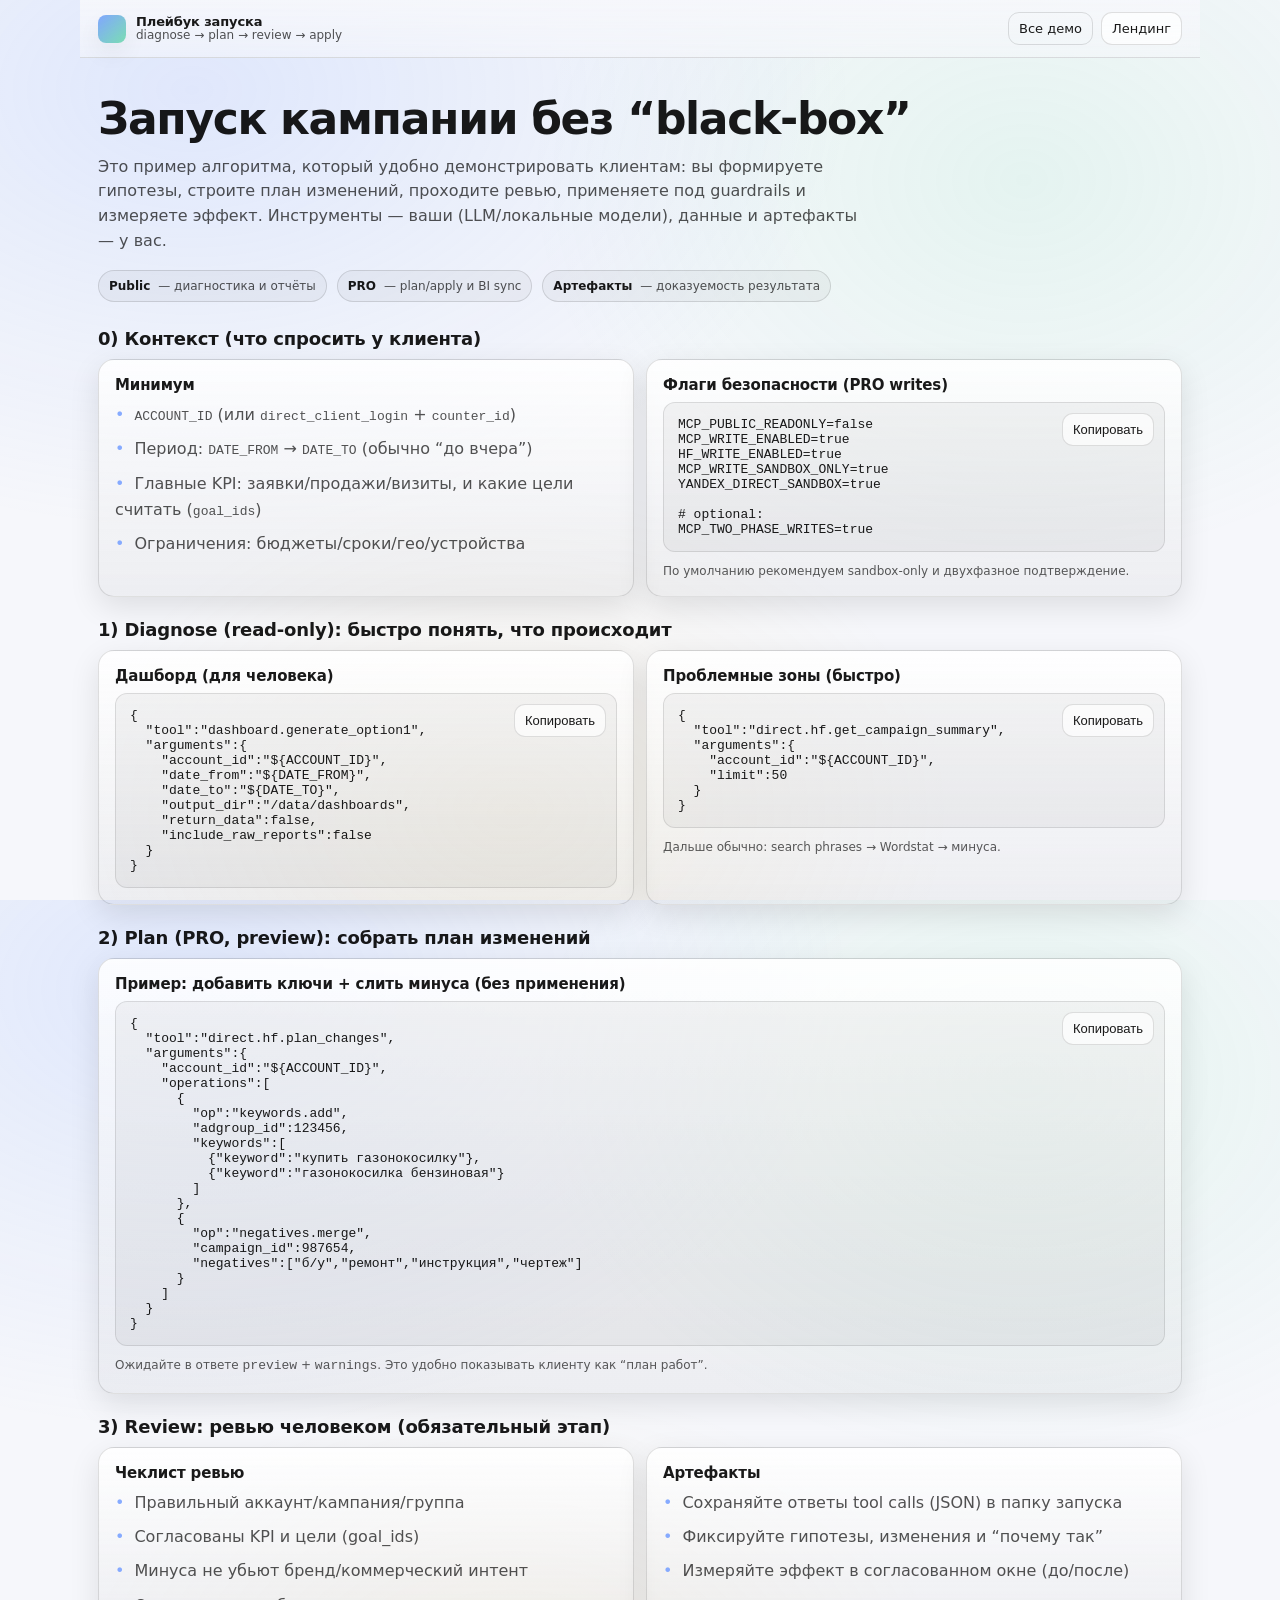
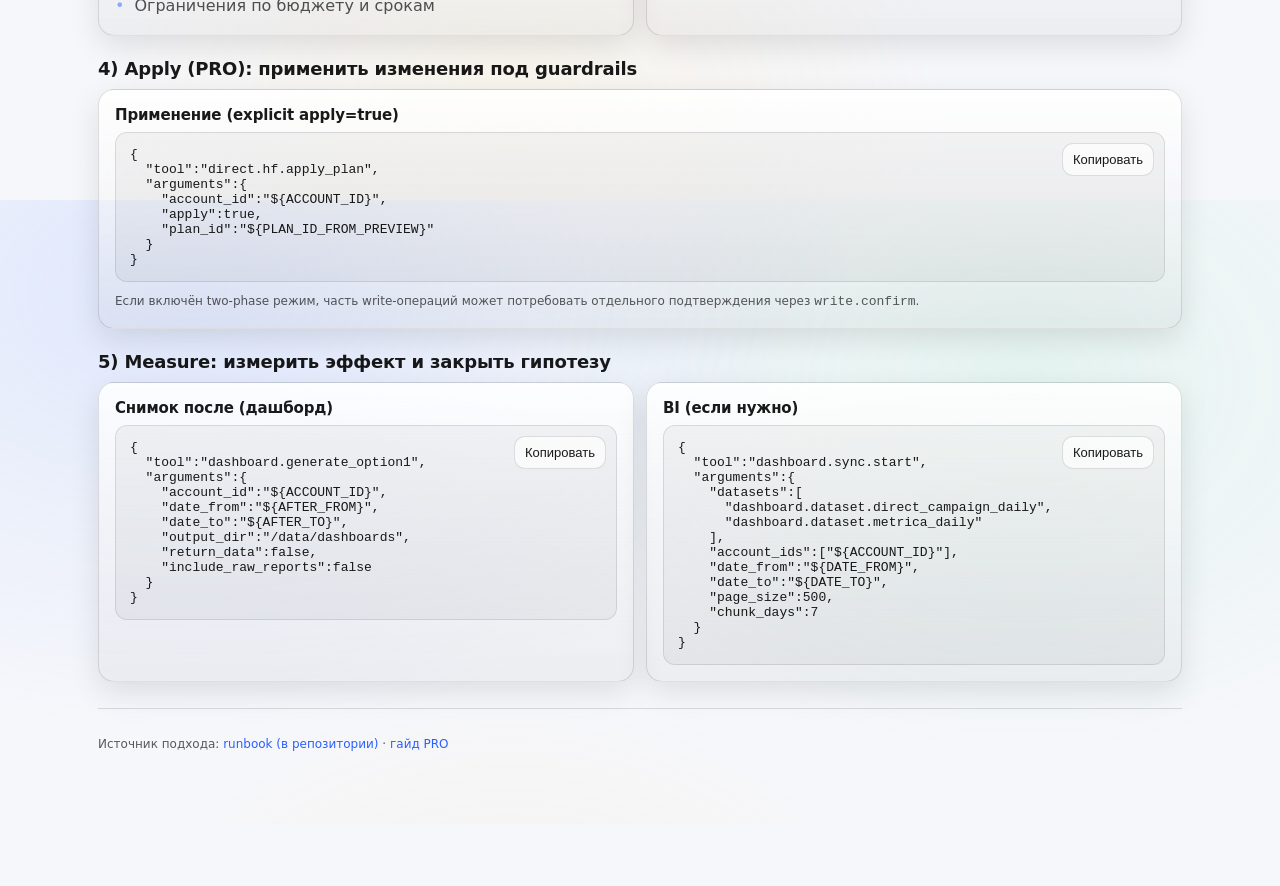
<file: docs/demo/launch-playbook.html>
<!doctype html>
<html lang="ru">
  <head>
    <meta charset="utf-8" />
    <meta name="viewport" content="width=device-width,initial-scale=1" />
    <title>Плейбук запуска кампании — yandex-direct-metrica-mcp</title>
    <meta
      name="description"
      content="Демо-плейбук: запуск/оптимизация кампаний через diagnose → plan → review → apply (PRO) с guardrails и артефактами."
    />
    <link rel="icon" href="../assets/icon.svg?v=20260205-1" type="image/svg+xml" />
    <link rel="stylesheet" href="../assets/style.css?v=20260205-1" />
  </head>
  <body>
    <main class="wrap">
      <div class="nav">
        <div class="nav-inner">
          <div class="brand">
            <div class="logo" aria-hidden="true"></div>
            <div class="brand-title">
              <b>Плейбук запуска</b>
              <span>diagnose → plan → review → apply</span>
            </div>
          </div>
          <div class="nav-cta">
            <a class="btn small ghost" href="index.html">Все демо</a>
            <a class="btn small" href="../ru/">Лендинг</a>
          </div>
        </div>
      </div>

      <header class="hero">
        <h1>Запуск кампании без “black‑box”</h1>
        <p class="subtitle">
          Это пример алгоритма, который удобно демонстрировать клиентам: вы формируете гипотезы, строите план изменений, проходите ревью,
          применяете под guardrails и измеряете эффект. Инструменты — ваши (LLM/локальные модели), данные и артефакты — у вас.
        </p>
        <div class="pillrow">
          <span class="pill"><b>Public</b> — диагностика и отчёты</span>
          <span class="pill"><b>PRO</b> — plan/apply и BI sync</span>
          <span class="pill"><b>Артефакты</b> — доказуемость результата</span>
        </div>
      </header>

      <section class="section">
        <h2>0) Контекст (что спросить у клиента)</h2>
        <div class="grid">
          <div class="card col-6">
            <h3>Минимум</h3>
            <ul class="list">
              <li><code>ACCOUNT_ID</code> (или <code>direct_client_login</code> + <code>counter_id</code>)</li>
              <li>Период: <code>DATE_FROM</code> → <code>DATE_TO</code> (обычно “до вчера”)</li>
              <li>Главные KPI: заявки/продажи/визиты, и какие цели считать (<code>goal_ids</code>)</li>
              <li>Ограничения: бюджеты/сроки/гео/устройства</li>
            </ul>
          </div>
          <div class="card col-6">
            <h3>Флаги безопасности (PRO writes)</h3>
            <pre data-copy><code>MCP_PUBLIC_READONLY=false
MCP_WRITE_ENABLED=true
HF_WRITE_ENABLED=true
MCP_WRITE_SANDBOX_ONLY=true
YANDEX_DIRECT_SANDBOX=true

# optional:
MCP_TWO_PHASE_WRITES=true</code></pre>
            <p class="fine">По умолчанию рекомендуем sandbox‑only и двухфазное подтверждение.</p>
          </div>
        </div>
      </section>

      <section class="section">
        <h2>1) Diagnose (read‑only): быстро понять, что происходит</h2>
        <div class="grid">
          <div class="card col-6">
            <h3>Дашборд (для человека)</h3>
            <pre data-copy><code>{
  "tool":"dashboard.generate_option1",
  "arguments":{
    "account_id":"${ACCOUNT_ID}",
    "date_from":"${DATE_FROM}",
    "date_to":"${DATE_TO}",
    "output_dir":"/data/dashboards",
    "return_data":false,
    "include_raw_reports":false
  }
}</code></pre>
          </div>
          <div class="card col-6">
            <h3>Проблемные зоны (быстро)</h3>
            <pre data-copy><code>{
  "tool":"direct.hf.get_campaign_summary",
  "arguments":{
    "account_id":"${ACCOUNT_ID}",
    "limit":50
  }
}</code></pre>
            <p class="fine">Дальше обычно: search phrases → Wordstat → минуса.</p>
          </div>
        </div>
      </section>

      <section class="section">
        <h2>2) Plan (PRO, preview): собрать план изменений</h2>
        <div class="grid">
          <div class="card col-12">
            <h3>Пример: добавить ключи + слить минуса (без применения)</h3>
            <pre data-copy><code>{
  "tool":"direct.hf.plan_changes",
  "arguments":{
    "account_id":"${ACCOUNT_ID}",
    "operations":[
      {
        "op":"keywords.add",
        "adgroup_id":123456,
        "keywords":[
          {"keyword":"купить газонокосилку"},
          {"keyword":"газонокосилка бензиновая"}
        ]
      },
      {
        "op":"negatives.merge",
        "campaign_id":987654,
        "negatives":["б/у","ремонт","инструкция","чертеж"]
      }
    ]
  }
}</code></pre>
            <p class="fine">Ожидайте в ответе <code>preview</code> + <code>warnings</code>. Это удобно показывать клиенту как “план работ”.</p>
          </div>
        </div>
      </section>

      <section class="section">
        <h2>3) Review: ревью человеком (обязательный этап)</h2>
        <div class="grid">
          <div class="card col-6">
            <h3>Чеклист ревью</h3>
            <ul class="list">
              <li>Правильный аккаунт/кампания/группа</li>
              <li>Согласованы KPI и цели (goal_ids)</li>
              <li>Минуса не убьют бренд/коммерческий интент</li>
              <li>Ограничения по бюджету и срокам</li>
            </ul>
          </div>
          <div class="card col-6">
            <h3>Артефакты</h3>
            <ul class="list">
              <li>Сохраняйте ответы tool calls (JSON) в папку запуска</li>
              <li>Фиксируйте гипотезы, изменения и “почему так”</li>
              <li>Измеряйте эффект в согласованном окне (до/после)</li>
            </ul>
          </div>
        </div>
      </section>

      <section class="section">
        <h2>4) Apply (PRO): применить изменения под guardrails</h2>
        <div class="grid">
          <div class="card col-12">
            <h3>Применение (explicit apply=true)</h3>
            <pre data-copy><code>{
  "tool":"direct.hf.apply_plan",
  "arguments":{
    "account_id":"${ACCOUNT_ID}",
    "apply":true,
    "plan_id":"${PLAN_ID_FROM_PREVIEW}"
  }
}</code></pre>
            <p class="fine">Если включён two‑phase режим, часть write‑операций может потребовать отдельного подтверждения через <code>write.confirm</code>.</p>
          </div>
        </div>
      </section>

      <section class="section">
        <h2>5) Measure: измерить эффект и закрыть гипотезу</h2>
        <div class="grid">
          <div class="card col-6">
            <h3>Снимок после (дашборд)</h3>
            <pre data-copy><code>{
  "tool":"dashboard.generate_option1",
  "arguments":{
    "account_id":"${ACCOUNT_ID}",
    "date_from":"${AFTER_FROM}",
    "date_to":"${AFTER_TO}",
    "output_dir":"/data/dashboards",
    "return_data":false,
    "include_raw_reports":false
  }
}</code></pre>
          </div>
          <div class="card col-6">
            <h3>BI (если нужно)</h3>
            <pre data-copy><code>{
  "tool":"dashboard.sync.start",
  "arguments":{
    "datasets":[
      "dashboard.dataset.direct_campaign_daily",
      "dashboard.dataset.metrica_daily"
    ],
    "account_ids":["${ACCOUNT_ID}"],
    "date_from":"${DATE_FROM}",
    "date_to":"${DATE_TO}",
    "page_size":500,
    "chunk_days":7
  }
}</code></pre>
          </div>
        </div>
      </section>

      <footer class="footer">
        <p class="fine">
          Источник подхода: <a href="../_product_strategy/runbook-direct-metrica-wordstat-audience.md">runbook (в репозитории)</a>
          · <a href="../ru/llm-usage-guide-pro-2026-02-03.md">гайд PRO</a>
        </p>
      </footer>
    </main>
    <script src="../assets/site.js?v=20260205-1" defer></script>
  </body>
</html>
</file>
<file: docs/style.css>
/* ==========================================================
   yandex-direct-metrica-mcp — Redesigned landing page styles
   ========================================================== */

/* --- Variables --- */
:root {
  color-scheme: light;

  --bg: #fafafa;
  --bg-subtle: #f5f5f5;
  --surface: rgba(255, 255, 255, 0.94);
  --surface-hover: #ffffff;
  --surface-raised: rgba(255, 255, 255, 0.98);
  --text: #1a1a1a;
  --text-secondary: #6b6b6b;
  --border: #e5e5e5;
  --border-hover: rgba(15, 23, 42, 0.18);

  --accent: #ff6b35;
  --accent-solid: #ff6b35;
  --accent-hover: #f05c27;
  --accent-subtle: rgba(255, 107, 53, 0.09);
  --accent2: #10b981;
  --accent2-subtle: rgba(16, 185, 129, 0.08);
  --warm: #f59e0b;
  --warm-subtle: rgba(245, 158, 11, 0.08);
  --danger: #ef4444;
  --ink: #0f172a;

  --shadow-sm: 0 8px 20px rgba(15, 23, 42, 0.04);
  --shadow-md: 0 16px 36px rgba(15, 23, 42, 0.08);
  --shadow-lg: 0 24px 60px rgba(15, 23, 42, 0.12);
  --shadow-accent: 0 16px 28px rgba(255, 107, 53, 0.22);

  --radius-sm: 12px;
  --radius-md: 18px;
  --radius-lg: 24px;
  --radius-pill: 999px;

  --maxw: 1180px;
  --font-display: 'Bricolage Grotesque', ui-sans-serif, system-ui, sans-serif;
  --font-body: 'DM Sans', ui-sans-serif, system-ui, sans-serif;
  --font-mono: 'JetBrains Mono', ui-monospace, SFMono-Regular, monospace;
}

/* --- Reset & base --- */
*, *::before, *::after { box-sizing: border-box; }
html { height: 100%; scroll-behavior: smooth; }

body {
  margin: 0;
  min-height: 100vh;
  font-family: var(--font-body);
  font-size: 15px;
  line-height: 1.6;
  color: var(--text);
  background:
    radial-gradient(circle at top left, rgba(255, 107, 53, 0.09), transparent 24rem),
    linear-gradient(180deg, #fcfcfc 0%, var(--bg) 100%);
  -webkit-font-smoothing: antialiased;
}

body::before {
  content: '';
  position: fixed;
  inset: 0;
  pointer-events: none;
  z-index: 0;
  background-image:
    linear-gradient(rgba(232, 232, 232, 0.28) 1px, transparent 1px),
    linear-gradient(90deg, rgba(232, 232, 232, 0.28) 1px, transparent 1px);
  background-size: 48px 48px;
  mask-image: linear-gradient(180deg, rgba(0, 0, 0, 0.32), transparent 82%);
}

body::after {
  content: none;
}

/* Top accent bar */
.accent-bar {
  position: fixed;
  top: 0;
  left: 0;
  right: 0;
  width: 100%;
  height: 4px;
  background: linear-gradient(90deg, #ff6b35 0%, #ff8c42 45%, #ffc857 100%);
  z-index: 40;
}

a { color: inherit; text-decoration: none; }
a:hover { color: var(--accent); }

/* --- Layout --- */
.wrap {
  position: relative;
  z-index: 1;
  width: min(var(--maxw), calc(100vw - 32px));
  margin: 0 auto;
  padding: 0;
}

.grid {
  display: grid;
  grid-template-columns: repeat(12, minmax(0, 1fr));
  gap: 16px;
}

.col-12 { grid-column: span 12; }
.col-8  { grid-column: span 8; }
.col-6  { grid-column: span 6; }
.col-4  { grid-column: span 4; }
.col-3  { grid-column: span 3; }

/* --- Navigation --- */
.nav {
  position: sticky;
  top: 0;
  z-index: 30;
  backdrop-filter: blur(16px);
  -webkit-backdrop-filter: blur(16px);
  background: rgba(250, 250, 250, 0.84);
  border-bottom: 1px solid rgba(229, 229, 229, 0.9);
}

.nav-inner {
  width: min(var(--maxw), calc(100vw - 32px));
  margin: 0 auto;
  display: flex;
  align-items: center;
  justify-content: space-between;
  gap: 24px;
  min-height: 76px;
}

.brand {
  display: inline-flex;
  align-items: center;
  gap: 14px;
  text-decoration: none;
  color: var(--text);
  min-width: 0;
}
.brand:hover { text-decoration: none; }

.logo {
  width: 42px;
  height: 42px;
  flex: 0 0 auto;
  border-radius: 14px;
  position: relative;
  background:
    linear-gradient(135deg, rgba(255, 107, 53, 0.2), rgba(255, 107, 53, 0.04)),
    linear-gradient(135deg, #ff6b35 0%, #ff8c42 100%);
  box-shadow:
    inset 0 1px 0 rgba(255, 255, 255, 0.55),
    0 14px 28px rgba(255, 107, 53, 0.22);
}
.logo::before,
.logo::after {
  content: "";
  position: absolute;
  background: white;
  border-radius: 999px;
}
.logo::before { inset: 10px 18px 10px 8px; }
.logo::after { inset: 10px 8px 10px 22px; opacity: 0.38; }

.brand-text { display: flex; flex-direction: column; line-height: 1.15; min-width: 0; }
.brand-name { font-family: var(--font-display); font-weight: 800; font-size: 1rem; letter-spacing: -0.02em; }
.brand-sub { font-size: 0.76rem; color: var(--text-secondary); }

.nav-links {
  display: flex;
  align-items: center;
  gap: 24px;
}
.nav-links a {
  font-size: 14px;
  font-weight: 600;
  color: var(--text-secondary);
  padding: 8px 4px;
  border-radius: var(--radius-sm);
  transition: color 0.18s ease;
}
.nav-links a:hover {
  color: var(--text);
  text-decoration: none;
}

.nav-actions {
  display: flex;
  gap: 8px;
  align-items: center;
  flex-shrink: 0;
}

/* Hamburger */
.hamburger {
  display: none;
  flex-direction: column;
  justify-content: center;
  gap: 4px;
  width: 42px;
  height: 42px;
  padding: 0;
  border: 1px solid var(--border);
  border-radius: var(--radius-sm);
  background: white;
  cursor: pointer;
}
.hamburger span {
  display: block;
  width: 18px;
  height: 2px;
  background: var(--ink);
  border-radius: 999px;
  margin: 0 auto;
  transition: transform 0.25s, opacity 0.25s;
}
.hamburger[aria-expanded="true"] span:nth-child(1) {
  transform: translateY(6px) rotate(45deg);
}
.hamburger[aria-expanded="true"] span:nth-child(2) { opacity: 0; }
.hamburger[aria-expanded="true"] span:nth-child(3) {
  transform: translateY(-6px) rotate(-45deg);
}

/* Mobile menu */
.mobile-menu {
  width: min(var(--maxw), calc(100vw - 32px));
  margin: 0 auto 18px;
  padding: 18px;
  border: 1px solid var(--border);
  border-radius: var(--radius-md);
  background: rgba(255, 255, 255, 0.96);
  box-shadow: var(--shadow-sm);
  display: flex;
  flex-direction: column;
  gap: 14px;
}
.mobile-menu[hidden] { display: none; }
.mobile-menu a {
  display: block;
  padding: 0;
  color: var(--text-secondary);
  font-size: 15px;
  font-weight: 600;
  transition: color 0.18s ease;
}
.mobile-menu a:hover {
  color: var(--text);
  text-decoration: none;
}
.mobile-menu-footer {
  display: flex;
  gap: 8px;
  margin-top: 8px;
  padding-top: 12px;
  border-top: 1px solid var(--border);
}

/* --- Hero --- */
.hero {
  padding: 76px 0 40px;
  text-align: center;
}

.hero-title {
  margin: 0 auto;
  font-family: var(--font-display);
  font-size: clamp(3rem, 6vw, 5.4rem);
  font-weight: 800;
  line-height: 0.96;
  letter-spacing: -0.04em;
  text-wrap: balance;
  animation: fadeUp 0.7s ease-out 0.05s both;
  max-width: 12ch;
}
/* Latin glyphs render thinner than Cyrillic in DM Sans — compensate */
html[lang="en"] .hero-title { font-weight: 900; }
html[lang="en"] .hero-title-dim { font-weight: 800; }

/* Dimmed part of the title */
.hero-title-dim {
  color: #7b7b7b;
  font-weight: 700;
}

/* Tagline — accent bridge between title and subtitle */
.hero-tagline {
  margin: 12px 0 0;
  font-family: var(--font-display);
  font-size: 18px;
  font-weight: 600;
  color: var(--accent);
  letter-spacing: -0.01em;
  animation: fadeUp 0.7s ease-out 0.12s both;
}

.hero-subtitle {
  margin: 22px auto 0;
  font-size: 1.08rem;
  line-height: 1.75;
  color: var(--text-secondary);
  max-width: 62ch;
  text-wrap: pretty;
  animation: fadeUp 0.7s ease-out 0.18s both;
}
.hero-subtitle b { color: var(--text); font-weight: 700; }

/* Public / PRO tier badges */
.hero-tiers {
  display: flex;
  justify-content: center;
  gap: 12px;
  margin-top: 16px;
  animation: fadeUp 0.7s ease-out 0.22s both;
}
.tier {
  display: inline-flex;
  align-items: center;
  gap: 6px;
  padding: 6px 14px;
  border-radius: var(--radius-sm);
  font-size: 13px;
  color: var(--text-secondary);
  border: 1px solid var(--border);
}
.tier b { font-weight: 700; }
.tier--public b { color: var(--accent2); }
.tier--pro b { color: var(--warm); }

.hero-actions {
  display: flex;
  flex-wrap: wrap;
  justify-content: center;
  gap: 12px;
  margin-top: 28px;
  animation: fadeUp 0.7s ease-out 0.22s both;
}

.pillrow {
  display: flex;
  flex-wrap: wrap;
  justify-content: center;
  gap: 8px;
  margin-top: 20px;
  animation: fadeUp 0.7s ease-out 0.30s both;
}

.pill {
  display: inline-flex;
  gap: 8px;
  align-items: center;
  border: 1px solid rgba(255, 107, 53, 0.16);
  background: #fff4f0;
  color: #8e3b18;
  padding: 10px 14px;
  border-radius: var(--radius-pill);
  font-size: 0.92rem;
  font-weight: 600;
  transition: border-color 0.2s;
}
.pill:hover { border-color: rgba(255, 107, 53, 0.28); }
.pill b { color: var(--text); font-weight: 600; }

.disclaimer {
  margin: 22px auto 0;
  font-size: 11.5px;
  color: var(--text-secondary);
  opacity: 0.7;
  max-width: 640px;
  animation: fadeUp 0.7s ease-out 0.45s both;
}

/* --- Sections --- */
.section {
  padding: 34px 0 0;
}

.section-header {
  margin-bottom: 18px;
  text-align: left;
}

.section-header h2 {
  margin: 0;
  font-family: var(--font-display);
  font-size: clamp(2rem, 3vw, 3rem);
  font-weight: 800;
  letter-spacing: -0.03em;
}

.lead {
  margin: 12px 0 0;
  color: var(--text-secondary);
  font-size: 1.02rem;
  line-height: 1.75;
  max-width: 70ch;
  text-wrap: pretty;
}

/* --- Cards --- */
.card {
  position: relative;
  border: 1px solid var(--border);
  background: var(--surface);
  border-radius: var(--radius-lg);
  padding: 24px;
  box-shadow: var(--shadow-sm);
  transition: transform 0.25s ease, box-shadow 0.25s ease, border-color 0.25s ease;
}

.card:hover {
  transform: translateY(-2px);
  box-shadow: var(--shadow-md);
  border-color: var(--border-hover);
}

/* Accent stripe on top of feature cards */
.card[data-accent]::before {
  content: '';
  position: absolute;
  top: 0;
  left: 20px;
  right: 20px;
  height: 3px;
  border-radius: 0 0 3px 3px;
}
.card[data-accent="blue"]::before { background: var(--accent); }
.card[data-accent="green"]::before { background: var(--accent2); }
.card[data-accent="warm"]::before { background: var(--warm); }

.card.soft {
  background: var(--surface);
  box-shadow: var(--shadow-sm);
}
.card.soft:hover {
  box-shadow: var(--shadow-md);
}

.card h3 {
  margin: 0 0 12px;
  font-family: var(--font-display);
  font-size: 1.45rem;
  font-weight: 800;
  letter-spacing: -0.02em;
}

.card .muted {
  color: var(--text-secondary);
  font-size: 0.98rem;
  line-height: 1.65;
  margin: 0;
}
.card .tier-note {
  font-size: 12px;
  font-weight: 600;
  text-transform: uppercase;
  letter-spacing: 0.04em;
  color: var(--warm);
  margin: 0 0 8px;
}

.list {
  margin: 0;
  padding-left: 18px;
  list-style: disc;
  color: var(--text-secondary);
  font-size: 0.98rem;
  line-height: 1.6;
  display: grid;
  gap: 10px;
}

.list li { margin: 0; }
.list li::marker { color: var(--accent); }
.list a { font-size: inherit; color: var(--accent); }

/* --- Ecosystem --- */
.ecosystem-kicker {
  margin-bottom: 12px;
}

.ecosystem-flow {
  display: flex;
  flex-wrap: wrap;
  gap: 10px;
  margin-bottom: 14px;
}

.ecosystem-flow span {
  display: inline-flex;
  align-items: center;
  gap: 8px;
  padding: 10px 14px;
  border-radius: var(--radius-pill);
  border: 1px solid var(--border);
  background: #f3f3f3;
  color: var(--text-secondary);
  font-size: 0.84rem;
  font-family: var(--font-mono);
}

/* --- Buttons --- */
.btn {
  display: inline-flex;
  align-items: center;
  justify-content: center;
  gap: 10px;
  padding: 10px 18px;
  border-radius: 999px;
  border: 1px solid transparent;
  background: transparent;
  color: var(--ink);
  font-family: var(--font-body);
  font-size: 14px;
  font-weight: 700;
  cursor: pointer;
  text-decoration: none;
  transition: transform 0.16s ease, box-shadow 0.2s ease, border-color 0.2s ease, background 0.2s ease;
  white-space: nowrap;
}
.btn:hover {
  transform: translateY(-1px);
  text-decoration: none;
}

.btn-primary {
  background: linear-gradient(135deg, #ff6b35 0%, #ff8c42 100%);
  color: #fff;
  border-color: transparent;
  box-shadow: var(--shadow-accent);
}
.btn-primary:hover {
  color: #fff;
}

.btn-outline {
  border-color: var(--border);
  background: rgba(255, 255, 255, 0.72);
}

.btn-ghost {
  background: transparent;
  border-color: transparent;
  color: var(--ink);
}

.btn-sm {
  height: 40px;
  padding: 0 14px;
  font-size: 0.9rem;
  border-radius: 999px;
}

.btn .gh-icon { width: 16px; height: 16px; }

/* --- Code blocks / terminal --- */
.terminal {
  position: relative;
  border-radius: 22px;
  overflow: hidden;
  border: 1px solid rgba(15, 23, 42, 0.12);
  background: #111318;
  color: #f5f5f5;
  box-shadow: 0 24px 54px rgba(15, 23, 42, 0.18);
}

.terminal-bar {
  display: flex;
  align-items: center;
  gap: 8px;
  padding: 12px 16px;
  background: rgba(255, 255, 255, 0.04);
  border-bottom: 1px solid rgba(255, 255, 255, 0.08);
}

.terminal-dot {
  width: 10px;
  height: 10px;
  border-radius: 50%;
}
.terminal-dot:nth-child(1) { background: #ff6b35; }
.terminal-dot:nth-child(2) { background: #ffc857; }
.terminal-dot:nth-child(3) { background: #10b981; }

.terminal-label {
  margin-left: 6px;
  font-size: 0.86rem;
  color: rgba(255, 255, 255, 0.7);
  font-family: var(--font-mono);
}

.terminal pre {
  margin: 0;
  padding: 18px;
  border: none;
  border-radius: 0;
  background: transparent;
  overflow-x: auto;
}

code {
  font-family: var(--font-mono);
  font-size: 13px;
}

.copy-btn {
  position: absolute;
  top: auto;
  bottom: 10px;
  right: 10px;
}

.hint {
  margin: 0 0 10px;
  color: var(--text-secondary);
  font-size: 13px;
}
.fine {
  margin: 12px 0 0;
  font-size: 12px;
  color: var(--text-secondary);
  opacity: 0.85;
  line-height: 1.55;
}

/* --- KPI grid --- */
.kpi {
  display: grid;
  grid-template-columns: repeat(4, minmax(0, 1fr));
  gap: 10px;
  margin-top: 14px;
}
.kpi .item {
  padding: 14px;
  border-radius: var(--radius-md);
  border: 1px solid var(--border);
  background: linear-gradient(180deg, #ffffff 0%, #fbfbfb 100%);
}
.kpi .label {
  color: var(--text-secondary);
  font-size: 11.5px;
  text-transform: uppercase;
  letter-spacing: 0.04em;
}
.kpi .value {
  margin-top: 4px;
  font-family: var(--font-display);
  font-size: 18px;
  font-weight: 700;
}

/* --- Tag (footer) --- */
.tag {
  display: inline-flex;
  align-items: center;
  gap: 8px;
  padding: 8px 14px;
  border-radius: var(--radius-pill);
  border: 1px solid var(--border);
  background: var(--surface);
  color: var(--text-secondary);
  font-size: 12.5px;
}
.tag b { color: var(--text); }

/* --- Browser mockup --- */
.browser-mockup {
  border: 1px solid var(--border);
  border-radius: var(--radius-md);
  overflow: hidden;
  box-shadow: var(--shadow-md);
  margin-top: 16px;
}

.browser-chrome {
  display: flex;
  align-items: center;
  gap: 8px;
  padding: 10px 14px;
  background: rgba(0, 0, 0, 0.03);
  border-bottom: 1px solid var(--border);
}

.browser-dots {
  display: flex;
  gap: 5px;
}
.browser-dots span {
  width: 9px;
  height: 9px;
  border-radius: 50%;
}
.browser-dots span:nth-child(1) { background: #ff5f57; }
.browser-dots span:nth-child(2) { background: #febc2e; }
.browser-dots span:nth-child(3) { background: #28c840; }

.browser-url {
  flex: 1;
  text-align: center;
  font-family: var(--font-mono);
  font-size: 11px;
  color: var(--text-secondary);
  opacity: 0.7;
}

.browser-body {
  padding: 20px;
  background: rgba(0, 0, 0, 0.015);
  display: flex;
  flex-direction: column;
  gap: 12px;
}

.mock-kpis {
  display: grid;
  grid-template-columns: repeat(4, 1fr);
  gap: 8px;
}
.mock-block {
  height: 38px;
  border-radius: var(--radius-sm);
  background: var(--accent-subtle);
  border: 1px solid var(--border);
}
.mock-block:nth-child(2) { background: var(--accent2-subtle); }
.mock-block:nth-child(3) { background: var(--warm-subtle); }

.mock-chart {
  height: 72px;
  border-radius: var(--radius-sm);
  border: 1px solid var(--border);
  overflow: hidden;
  position: relative;
  background: rgba(0, 0, 0, 0.04);
}
.mock-chart svg {
  position: absolute;
  bottom: 0;
  left: 0;
  width: 100%;
  height: 100%;
}

.mock-table {
  display: flex;
  flex-direction: column;
  gap: 6px;
}
.mock-line {
  height: 10px;
  border-radius: 4px;
  background: var(--surface-hover);
}
.mock-line:nth-child(1) { width: 100%; }
.mock-line:nth-child(2) { width: 85%; }
.mock-line:nth-child(3) { width: 65%; }

/* --- Dashboard preview (real screenshot) --- */
.dashboard-preview {
  display: block;
  text-decoration: none;
  color: inherit;
  margin-top: 16px;
}
.dashboard-preview:hover { text-decoration: none; }

.dashboard-preview:hover .browser-mockup--live {
  border-color: var(--accent);
  box-shadow: var(--shadow-lg), 0 0 0 1px var(--accent);
}

.browser-mockup--live {
  transition: border-color 0.3s, box-shadow 0.3s;
}

.browser-body--img {
  padding: 0;
  background: #080c18;
  overflow: hidden;
}
.browser-body--img img {
  display: block;
  width: 100%;
  height: auto;
  transition: transform 0.4s ease;
}
.dashboard-preview:hover .browser-body--img img {
  transform: scale(1.015);
}

.browser-badge {
  margin-left: auto;
  font-size: 10px;
  font-weight: 600;
  text-transform: uppercase;
  letter-spacing: 0.06em;
  color: #28c840;
  background: rgba(40, 200, 64, 0.12);
  padding: 2px 8px;
  border-radius: var(--radius-pill);
}

.preview-cta {
  display: block;
  margin-top: 12px;
  font-size: 14px;
  font-weight: 600;
  color: var(--accent);
  transition: color 0.2s;
}
.dashboard-preview:hover .preview-cta {
  color: var(--accent-hover);
}

/* --- Section actions (centered under a section) --- */
.section-actions {
  display: flex;
  flex-wrap: wrap;
  justify-content: center;
  gap: 10px;
  margin-top: 24px;
}

/* --- Footer --- */
.footer {
  margin-top: 80px;
  padding: 24px 0 48px;
  border-top: 1px solid var(--border);
  color: var(--text-secondary);
  font-size: 12.5px;
  line-height: 1.6;
}

/* --- Animations --- */
@keyframes fadeUp {
  from { opacity: 0; transform: translateY(20px); }
  to   { opacity: 1; transform: translateY(0); }
}

.reveal {
  opacity: 0;
  transform: translateY(24px);
  transition: opacity 0.55s ease, transform 0.55s ease;
}
.reveal.visible {
  opacity: 1;
  transform: translateY(0);
}

/* Stagger children within a reveal */
.reveal .grid > *:nth-child(1) { transition-delay: 0.04s; }
.reveal .grid > *:nth-child(2) { transition-delay: 0.08s; }
.reveal .grid > *:nth-child(3) { transition-delay: 0.12s; }
.reveal .grid > *:nth-child(4) { transition-delay: 0.16s; }
.reveal .grid > *:nth-child(5) { transition-delay: 0.20s; }

/* Card children inherit reveal when parent is not yet visible */
.reveal:not(.visible) .grid > * {
  opacity: 0;
  transform: translateY(12px);
}
.reveal.visible .grid > * {
  opacity: 1;
  transform: translateY(0);
  transition: opacity 0.45s ease, transform 0.45s ease;
}

@media (prefers-reduced-motion: reduce) {
  .hero-title, .hero-subtitle, .hero-actions, .pillrow, .disclaimer {
    animation: none !important;
  }
  .reveal {
    opacity: 1 !important;
    transform: none !important;
    transition: none !important;
  }
  .reveal .grid > * {
    opacity: 1 !important;
    transform: none !important;
    transition: none !important;
  }
}

/* --- Responsive --- */
@media (max-width: 900px) {
  .nav-links { display: none; }
  .hamburger { display: flex; }

  .col-8, .col-6, .col-4, .col-3 { grid-column: span 12; }

  .hero { padding: 56px 0 32px; }

  .section { padding-top: 52px; }

  .kpi { grid-template-columns: repeat(2, 1fr); }

  .mock-kpis { grid-template-columns: repeat(2, 1fr); }

  .hero-tiers { flex-direction: column; align-items: center; }

  .footer .col-8, .footer .col-4 { grid-column: span 12; }
  .footer .col-4 { text-align: left !important; }
}

@media (min-width: 901px) {
  .hamburger { display: none; }
  .mobile-menu { display: none !important; }
}

@media (max-width: 480px) {
  .wrap { width: min(var(--maxw), calc(100vw - 28px)); }
  .nav-inner { width: min(var(--maxw), calc(100vw - 28px)); }
  .brand-sub { display: none; }
  .hero { padding: 40px 0 24px; }
}
</file>
<file: docs/assets/style.css>
:root {
  color-scheme: light dark;
  --bg: #0b1020;
  --panel: rgba(255, 255, 255, 0.06);
  --panel2: rgba(255, 255, 255, 0.04);
  --text: rgba(255, 255, 255, 0.92);
  --muted: rgba(255, 255, 255, 0.74);
  --border: rgba(255, 255, 255, 0.12);
  --grid: rgba(255, 255, 255, 0.08);
  --accent: #7aa2ff;
  --accent2: #66d9a7;
  --warn: #ffd56a;
  --bad: #fb7185;
  --shadow: 0 14px 38px rgba(0, 0, 0, 0.35);
  --shadow2: 0 10px 26px rgba(0, 0, 0, 0.22);
  --radius: 16px;
  --radius2: 12px;
  --maxw: 1120px;
}

@media (prefers-color-scheme: light) {
  :root {
    --bg: #f6f7fb;
    --text: rgba(0, 0, 0, 0.9);
    --muted: rgba(0, 0, 0, 0.68);
    --border: rgba(0, 0, 0, 0.12);
    --grid: rgba(0, 0, 0, 0.10);
    --panel: rgba(255, 255, 255, 0.88);
    --panel2: rgba(0, 0, 0, 0.035);
    --accent: #1f57ff;
    --accent2: #0e8a5b;
    --warn: #b45309;
    --bad: #be123c;
    --shadow: 0 10px 30px rgba(0, 0, 0, 0.10);
    --shadow2: 0 10px 24px rgba(0, 0, 0, 0.06);
  }
}

html,
body {
  height: 100%;
}

body {
  margin: 0;
  font-family: ui-sans-serif, system-ui, -apple-system, Segoe UI, Roboto, Helvetica, Arial, "Apple Color Emoji",
    "Segoe UI Emoji";
  background: radial-gradient(1200px 800px at 15% 10%, rgba(122, 162, 255, 0.18), transparent 55%),
    radial-gradient(900px 700px at 80% 20%, rgba(102, 217, 167, 0.12), transparent 55%),
    radial-gradient(800px 600px at 40% 90%, rgba(255, 213, 106, 0.10), transparent 55%), var(--bg);
  color: var(--text);
}

* {
  box-sizing: border-box;
}

.wrap {
  max-width: var(--maxw);
  margin: 0 auto;
  padding: 30px 18px 70px;
}

a {
  color: var(--accent);
  text-decoration: none;
}

a:hover {
  text-decoration: underline;
}

/* Top nav */
.nav {
  position: sticky;
  top: 0;
  z-index: 20;
  backdrop-filter: blur(12px);
  background: linear-gradient(180deg, rgba(11, 16, 32, 0.84), rgba(11, 16, 32, 0.30));
  border-bottom: 1px solid var(--border);
  margin: -30px -18px 20px;
  padding: 12px 18px;
}

@media (prefers-color-scheme: light) {
  .nav {
    background: linear-gradient(180deg, rgba(246, 247, 251, 0.92), rgba(246, 247, 251, 0.55));
  }
}

.nav-inner {
  max-width: var(--maxw);
  margin: 0 auto;
  display: flex;
  align-items: center;
  justify-content: space-between;
  gap: 12px;
}

.brand {
  display: flex;
  align-items: center;
  gap: 10px;
  min-width: 220px;
}

.logo {
  width: 28px;
  height: 28px;
  flex: 0 0 28px;
  border-radius: 8px;
  background: linear-gradient(135deg, rgba(122, 162, 255, 0.95), rgba(102, 217, 167, 0.85));
  box-shadow: var(--shadow2);
}

.brand-title {
  display: flex;
  flex-direction: column;
  line-height: 1.1;
}

.brand-title b {
  font-size: 13px;
  letter-spacing: -0.01em;
}

.brand-title span {
  font-size: 12px;
  color: var(--muted);
}

.nav-links {
  display: flex;
  align-items: center;
  flex-wrap: wrap;
  gap: 10px;
  justify-content: flex-end;
}

.nav-links a {
  font-size: 13px;
  color: var(--muted);
  padding: 6px 8px;
  border-radius: 10px;
}

.nav-links a:hover {
  color: var(--text);
  background: rgba(255, 255, 255, 0.06);
  text-decoration: none;
}

.nav-cta {
  display: flex;
  gap: 8px;
  align-items: center;
}

/* Hero */
.hero {
  padding: 18px 0 4px;
}

.hero h1 {
  margin: 0;
  font-size: 44px;
  letter-spacing: -0.03em;
  line-height: 1.06;
}

.subtitle {
  margin: 12px 0 0;
  color: var(--muted);
  font-size: 16px;
  line-height: 1.55;
  max-width: 760px;
}

.hero-actions {
  display: flex;
  flex-wrap: wrap;
  gap: 10px;
  margin-top: 16px;
}

.pillrow {
  display: flex;
  flex-wrap: wrap;
  gap: 10px;
  margin-top: 16px;
}

.pill {
  display: inline-flex;
  gap: 8px;
  align-items: center;
  border: 1px solid var(--border);
  background: var(--panel2);
  color: var(--muted);
  padding: 8px 10px;
  border-radius: 999px;
  font-size: 12px;
}

.pill b {
  color: var(--text);
  font-weight: 700;
}

/* Layout */
.section {
  margin-top: 22px;
}

.section h2 {
  margin: 0 0 10px;
  font-size: 18px;
  letter-spacing: -0.01em;
}

.section .lead {
  margin: 0 0 14px;
  color: var(--muted);
  line-height: 1.6;
  max-width: 880px;
}

.grid {
  display: grid;
  grid-template-columns: repeat(12, minmax(0, 1fr));
  gap: 12px;
}

.col-12 {
  grid-column: span 12;
}
.col-8 {
  grid-column: span 8;
}
.col-6 {
  grid-column: span 6;
}
.col-4 {
  grid-column: span 4;
}
.col-3 {
  grid-column: span 3;
}

@media (max-width: 980px) {
  .col-8,
  .col-6,
  .col-4,
  .col-3 {
    grid-column: span 12;
  }
  .hero h1 {
    font-size: 34px;
  }
  .nav-links {
    display: none;
  }
}

/* Cards */
.card {
  border: 1px solid var(--border);
  background: linear-gradient(180deg, var(--panel), var(--panel2));
  border-radius: var(--radius);
  padding: 16px;
  box-shadow: var(--shadow);
}

.card.soft {
  box-shadow: var(--shadow2);
}

.card h3 {
  margin: 0 0 8px;
  font-size: 15px;
  letter-spacing: -0.01em;
}

.muted {
  color: var(--muted);
}

.list {
  margin: 0;
  padding: 0;
  list-style: none;
  color: var(--muted);
  line-height: 1.65;
}

.list li {
  margin: 8px 0 0;
}

.list li::before {
  content: "•";
  color: rgba(122, 162, 255, 0.9);
  margin-right: 10px;
}

/* Buttons */
.btn {
  display: inline-flex;
  align-items: center;
  justify-content: center;
  gap: 8px;
  padding: 10px 12px;
  border-radius: 12px;
  border: 1px solid var(--border);
  background: rgba(0, 0, 0, 0.18);
  color: var(--text);
  font-size: 14px;
  cursor: pointer;
  text-decoration: none;
}

@media (prefers-color-scheme: light) {
  .btn {
    background: rgba(255, 255, 255, 0.7);
  }
}

.btn:hover {
  text-decoration: none;
  border-color: rgba(122, 162, 255, 0.45);
}

.btn.primary {
  border-color: rgba(122, 162, 255, 0.55);
  background: linear-gradient(135deg, rgba(122, 162, 255, 0.34), rgba(102, 217, 167, 0.22));
}

.btn.ghost {
  background: transparent;
}

.btn.small {
  padding: 8px 10px;
  font-size: 13px;
  border-radius: 11px;
}

/* Code blocks + copy */
pre {
  margin: 0;
  padding: 14px;
  border-radius: var(--radius2);
  border: 1px solid var(--grid);
  background: rgba(0, 0, 0, 0.30);
  overflow: auto;
  position: relative;
}

@media (prefers-color-scheme: light) {
  pre {
    background: rgba(0, 0, 0, 0.04);
  }
}

.copy {
  position: absolute;
  top: 10px;
  right: 10px;
}

code {
  font-family: ui-monospace, SFMono-Regular, Menlo, Monaco, Consolas, "Liberation Mono", "Courier New", monospace;
  font-size: 13px;
}

.hint,
.fine {
  margin: 10px 0 0;
  color: var(--muted);
  font-size: 13px;
  line-height: 1.55;
}

.fine {
  font-size: 12px;
  opacity: 0.95;
}

.kpi {
  display: grid;
  grid-template-columns: repeat(4, minmax(0, 1fr));
  gap: 10px;
  margin-top: 14px;
}

@media (max-width: 980px) {
  .kpi {
    grid-template-columns: repeat(2, 1fr);
  }
}

.kpi .item {
  padding: 12px;
  border-radius: 14px;
  border: 1px solid var(--grid);
  background: rgba(0, 0, 0, 0.10);
}

.kpi .label {
  color: var(--muted);
  font-size: 12px;
}

.kpi .value {
  margin-top: 6px;
  font-size: 18px;
  font-weight: 800;
}

.tag {
  display: inline-flex;
  align-items: center;
  gap: 8px;
  padding: 7px 10px;
  border-radius: 999px;
  border: 1px solid var(--grid);
  color: var(--muted);
  background: rgba(0, 0, 0, 0.10);
  font-size: 12px;
}

.tag b {
  color: var(--text);
}

.footer {
  margin-top: 26px;
  color: var(--muted);
  font-size: 12px;
  line-height: 1.6;
  border-top: 1px solid var(--border);
  padding-top: 16px;
}
</file>
